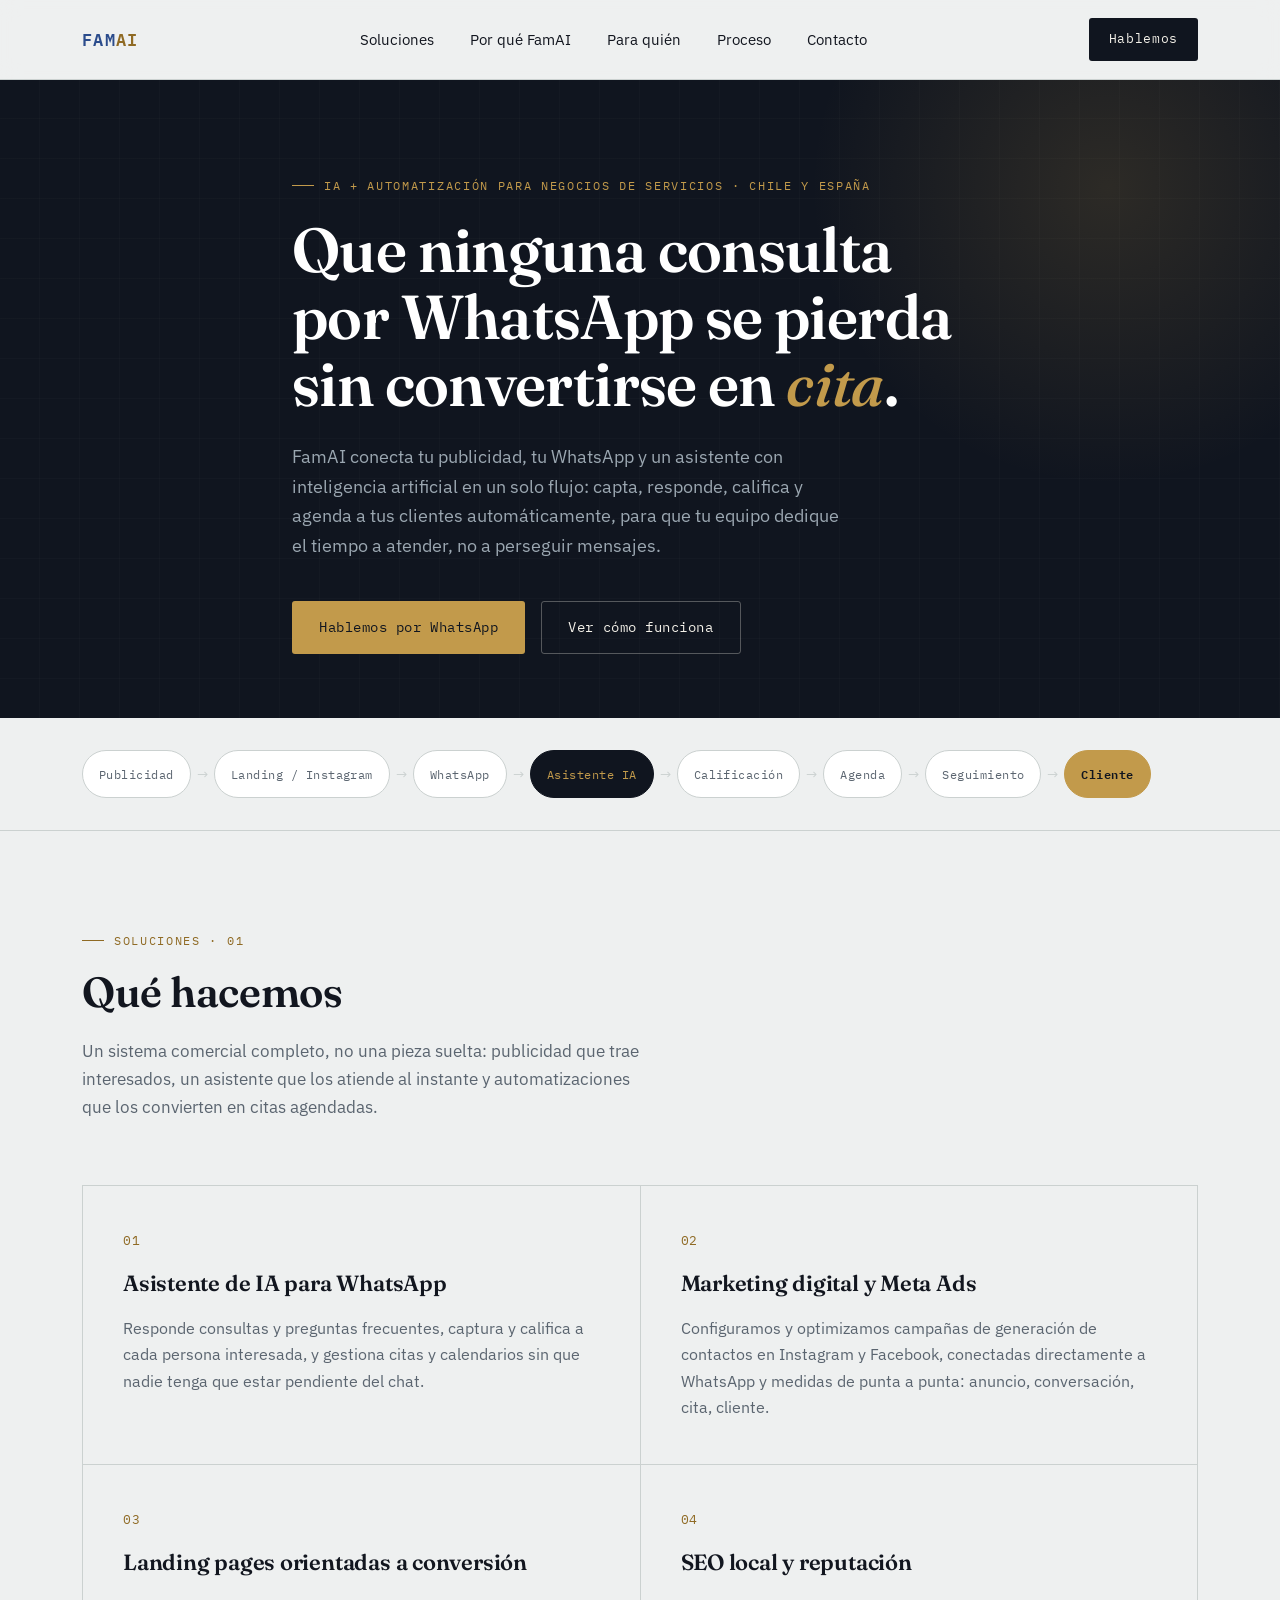
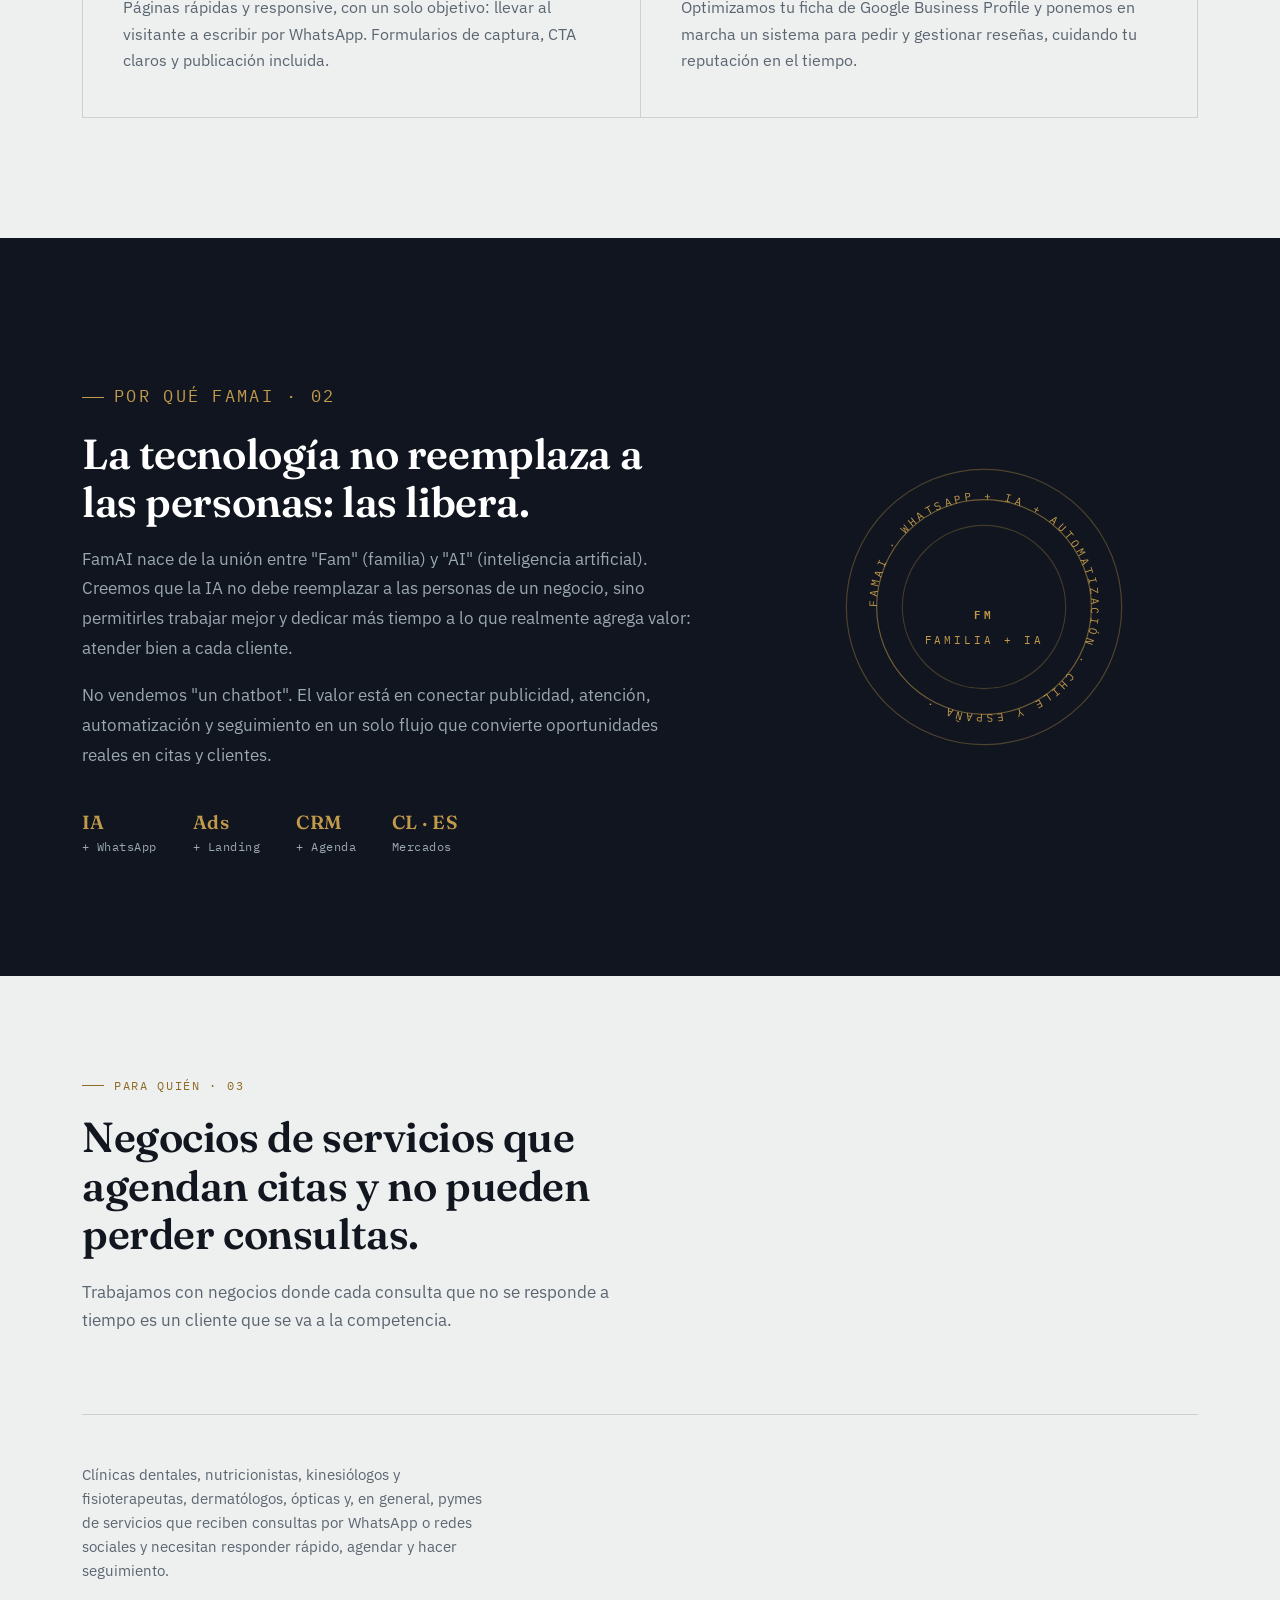
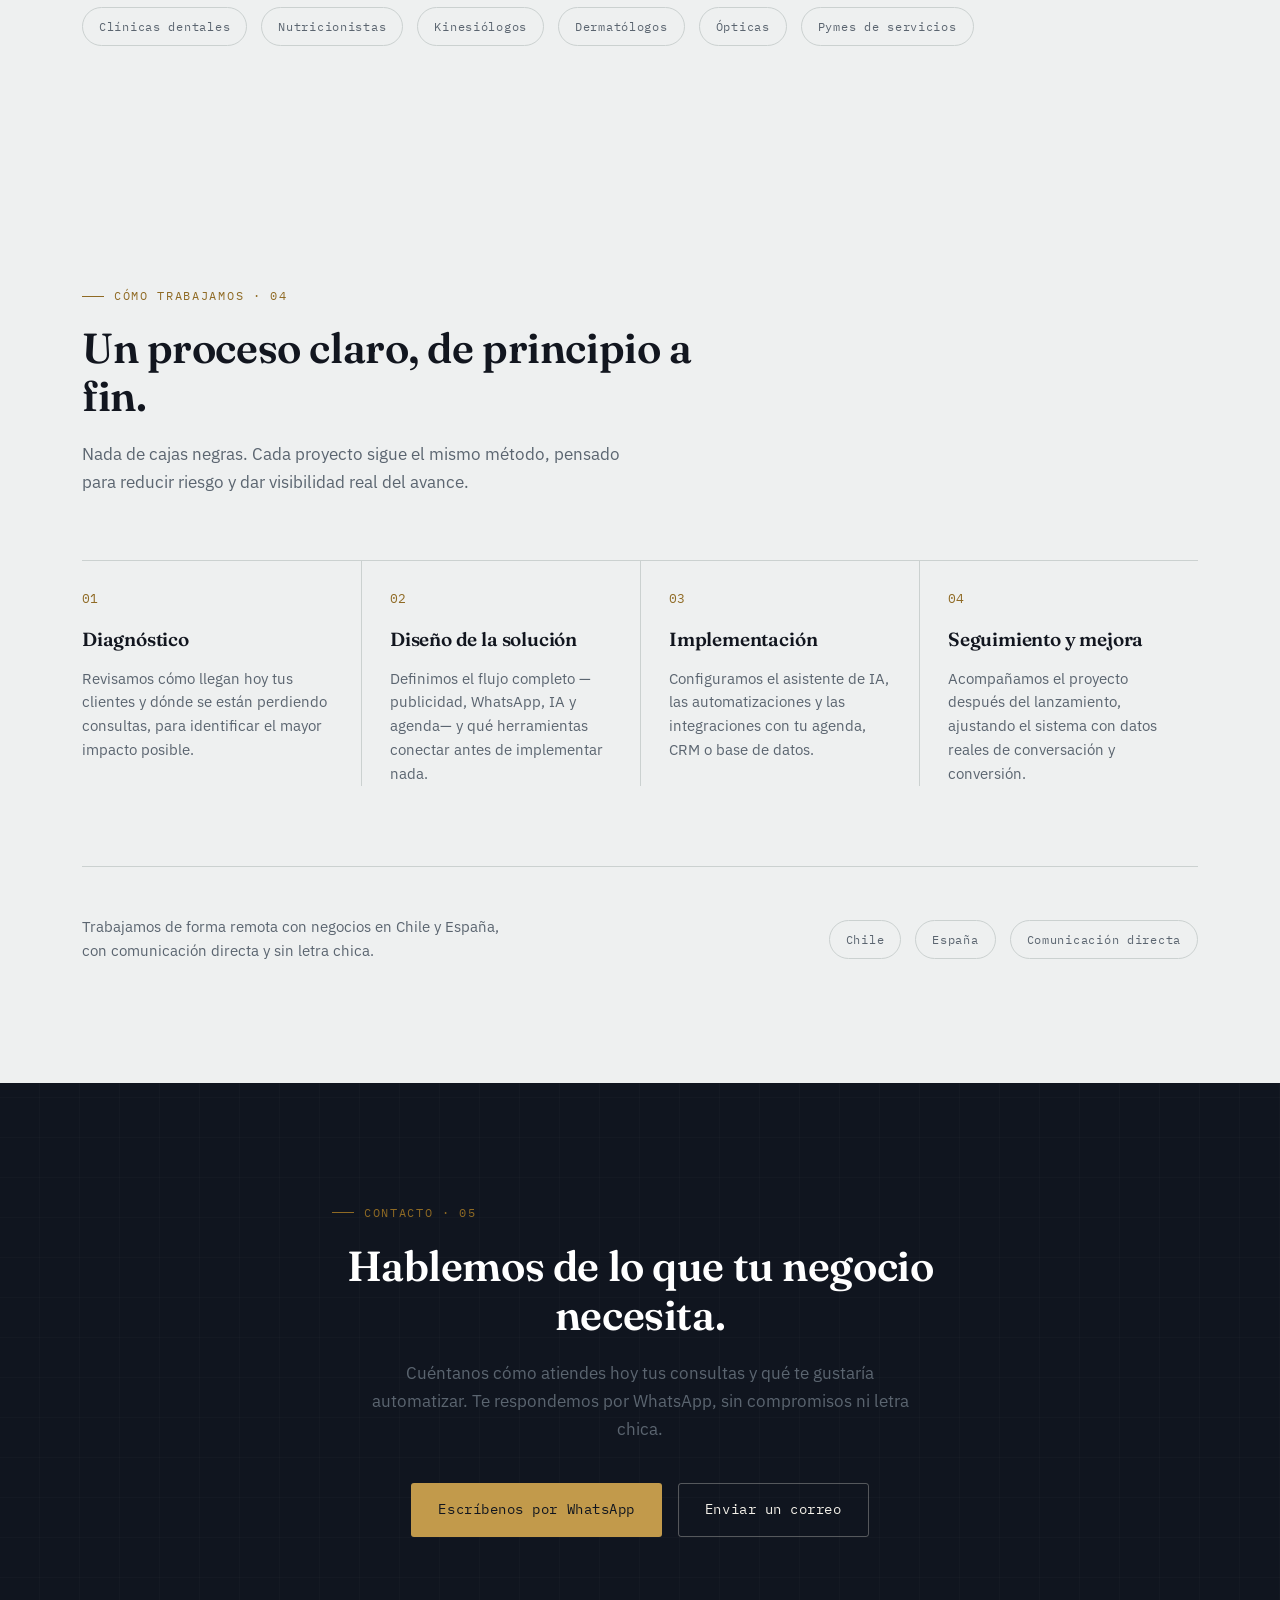
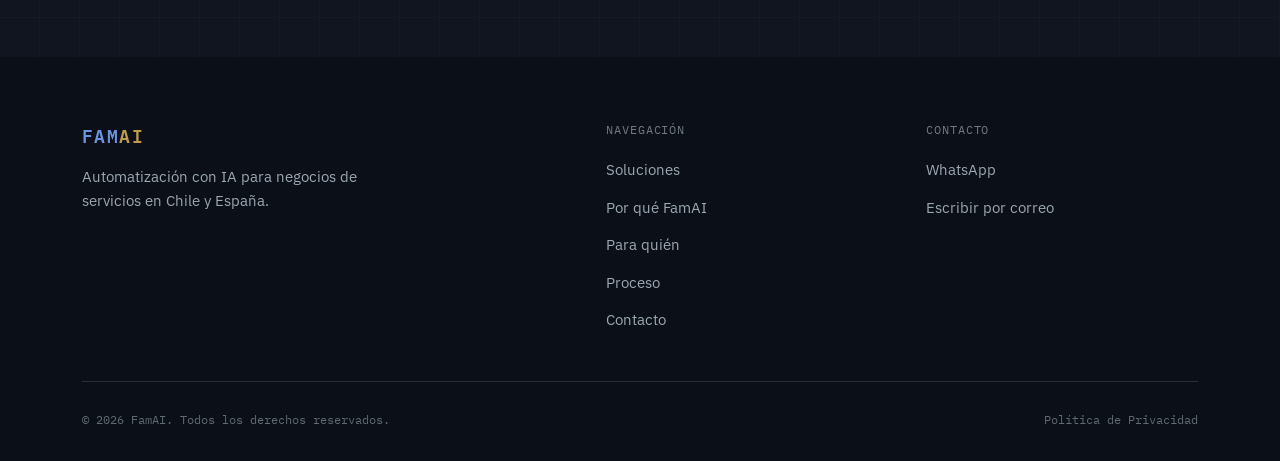
<file: index.html>
<!DOCTYPE html>
<html lang="es">
<head>
<meta charset="UTF-8">
<meta name="viewport" content="width=device-width, initial-scale=1.0">
<title>FamAI — Automatización con IA para negocios de servicios</title>
<meta name="description" content="FamAI conecta publicidad, WhatsApp e IA para que clínicas y negocios de servicios capten, atiendan y agenden más clientes, sin perder ni una consulta.">
<meta name="robots" content="index, follow">
<link rel="canonical" href="https://famaiagency.xyz/">

<!-- Favicon -->
<link rel="icon" href="favicon.ico" sizes="any">
<link rel="icon" type="image/png" sizes="32x32" href="favicon-32x32.png">
<link rel="icon" type="image/png" sizes="16x16" href="favicon-16x16.png">
<link rel="apple-touch-icon" sizes="180x180" href="apple-touch-icon.png">
<meta name="theme-color" content="#10151F">

<!-- Open Graph (WhatsApp, LinkedIn, Facebook, etc.) -->
<meta property="og:type" content="website">
<meta property="og:site_name" content="FamAI">
<meta property="og:locale" content="es_CL">
<meta property="og:url" content="https://famaiagency.xyz/">
<meta property="og:title" content="FamAI — Automatización con IA para negocios de servicios">
<meta property="og:description" content="Asistente de WhatsApp con IA, captación de clientes y agenda automática para clínicas y negocios de servicios en Chile y España.">
<meta property="og:image" content="https://famaiagency.xyz/og-image.png">
<meta property="og:image:width" content="1200">
<meta property="og:image:height" content="630">

<!-- Twitter / X Card -->
<meta name="twitter:card" content="summary_large_image">
<meta name="twitter:title" content="FamAI — Automatización con IA para negocios de servicios">
<meta name="twitter:description" content="Asistente de WhatsApp con IA, captación de clientes y agenda automática para negocios de servicios.">
<meta name="twitter:image" content="https://famaiagency.xyz/og-image.png">

<!-- Structured data -->
<script type="application/ld+json">
{
  "@context": "https://schema.org",
  "@type": "ProfessionalService",
  "name": "FamAI",
  "url": "https://famaiagency.xyz/",
  "logo": "https://famaiagency.xyz/apple-touch-icon.png",
  "image": "https://famaiagency.xyz/og-image.png",
  "description": "FamAI conecta publicidad, WhatsApp e inteligencia artificial para que clínicas y negocios de servicios capten, atiendan y agenden más clientes.",
  "areaServed": ["Chile", "España"],
  "knowsLanguage": "es",
  "contactPoint": {
    "@type": "ContactPoint",
    "contactType": "customer service",
    "url": "https://wa.me/56950022347",
    "availableLanguage": "es"
  }
}
</script>

<link rel="preconnect" href="https://fonts.googleapis.com">
<link rel="preconnect" href="https://fonts.gstatic.com" crossorigin>
<link href="https://fonts.googleapis.com/css2?family=Fraunces:opsz,wght@9..144,400;9..144,500;9..144,600;9..144,700&family=IBM+Plex+Mono:wght@400;500;600&family=IBM+Plex+Sans:wght@400;500;600;700&display=swap" rel="stylesheet">
<link rel="stylesheet" href="styles.css">
</head>
<body>

<a href="#main" class="skip-link">Saltar al contenido</a>

<header class="site-header">
  <nav class="nav" id="nav">
    <a href="#main" class="nav__logo"><span class="logo-fam">FAM</span><span class="logo-ai">AI</span></a>
    <ul class="nav__links">
      <li><a href="#soluciones">Soluciones</a></li>
      <li><a href="#por-que">Por qué FamAI</a></li>
      <li><a href="#mercado">Para quién</a></li>
      <li><a href="#proceso">Proceso</a></li>
      <li><a href="#contacto">Contacto</a></li>
    </ul>
    <div class="nav__right">
      <a href="https://wa.me/56950022347" target="_blank" rel="noopener" class="nav__cta">Hablemos</a>
      <button class="nav__toggle" id="navToggle" aria-label="Abrir menú" aria-expanded="false"><span></span></button>
    </div>
  </nav>
</header>

<main id="main">

  <!-- HERO -->
  <section class="hero">
    <div class="wrap hero__inner">
      <p class="eyebrow">IA + automatización para negocios de servicios · Chile y España</p>
      <h1 class="hero__title">Que ninguna consulta por WhatsApp se pierda sin convertirse en <em>cita</em>.</h1>
      <p class="hero__sub">FamAI conecta tu publicidad, tu WhatsApp y un asistente con inteligencia artificial en un solo flujo: capta, responde, califica y agenda a tus clientes automáticamente, para que tu equipo dedique el tiempo a atender, no a perseguir mensajes.</p>
      <div class="hero__actions">
        <a href="#contacto" class="btn btn--primary">Hablemos por WhatsApp</a>
        <a href="#soluciones" class="btn btn--ghost">Ver cómo funciona</a>
      </div>
    </div>
  </section>

  <!-- FLUJO -->
  <section class="stats">
    <div class="wrap flow">
      <div class="flow__step"><span class="flow__label">Publicidad</span></div>
      <span class="flow__arrow">→</span>
      <div class="flow__step"><span class="flow__label">Landing / Instagram</span></div>
      <span class="flow__arrow">→</span>
      <div class="flow__step"><span class="flow__label">WhatsApp</span></div>
      <span class="flow__arrow">→</span>
      <div class="flow__step flow__step--accent"><span class="flow__label">Asistente IA</span></div>
      <span class="flow__arrow">→</span>
      <div class="flow__step"><span class="flow__label">Calificación</span></div>
      <span class="flow__arrow">→</span>
      <div class="flow__step"><span class="flow__label">Agenda</span></div>
      <span class="flow__arrow">→</span>
      <div class="flow__step"><span class="flow__label">Seguimiento</span></div>
      <span class="flow__arrow">→</span>
      <div class="flow__step flow__step--final"><span class="flow__label">Cliente</span></div>
    </div>
  </section>

  <!-- SERVICIOS -->
  <section class="section section--paper section--tight" id="soluciones">
    <div class="wrap">
      <div class="section__head reveal">
        <p class="eyebrow">Soluciones · 01</p>
        <h2 class="section__title">Qué hacemos</h2>
        <p class="section__intro">Un sistema comercial completo, no una pieza suelta: publicidad que trae interesados, un asistente que los atiende al instante y automatizaciones que los convierten en citas agendadas.</p>
      </div>
    </div>
    <div class="wrap">
      <div class="services__grid reveal">
        <article class="service-card">
          <p class="service-card__num">01</p>
          <h3 class="service-card__title">Asistente de IA para WhatsApp</h3>
          <p class="service-card__text">Responde consultas y preguntas frecuentes, captura y califica a cada persona interesada, y gestiona citas y calendarios sin que nadie tenga que estar pendiente del chat.</p>
        </article>
        <article class="service-card">
          <p class="service-card__num">02</p>
          <h3 class="service-card__title">Marketing digital y Meta Ads</h3>
          <p class="service-card__text">Configuramos y optimizamos campañas de generación de contactos en Instagram y Facebook, conectadas directamente a WhatsApp y medidas de punta a punta: anuncio, conversación, cita, cliente.</p>
        </article>
        <article class="service-card">
          <p class="service-card__num">03</p>
          <h3 class="service-card__title">Landing pages orientadas a conversión</h3>
          <p class="service-card__text">Páginas rápidas y responsive, con un solo objetivo: llevar al visitante a escribir por WhatsApp. Formularios de captura, CTA claros y publicación incluida.</p>
        </article>
        <article class="service-card">
          <p class="service-card__num">04</p>
          <h3 class="service-card__title">SEO local y reputación</h3>
          <p class="service-card__text">Optimizamos tu ficha de Google Business Profile y ponemos en marcha un sistema para pedir y gestionar reseñas, cuidando tu reputación en el tiempo.</p>
        </article>
      </div>
    </div>
  </section>

  <!-- POR QUÉ FAMAI -->
  <section class="section section--ink" id="por-que">
    <div class="wrap trust__grid">
      <div class="trust__text reveal">
        <p class="eyebrow">Por qué FamAI · 02</p>
        <h2 class="section__title">La tecnología no reemplaza a las personas: las libera.</h2>
        <p>FamAI nace de la unión entre "Fam" (familia) y "AI" (inteligencia artificial). Creemos que la IA no debe reemplazar a las personas de un negocio, sino permitirles trabajar mejor y dedicar más tiempo a lo que realmente agrega valor: atender bien a cada cliente.</p>
        <p>No vendemos "un chatbot". El valor está en conectar publicidad, atención, automatización y seguimiento en un solo flujo que convierte oportunidades reales en citas y clientes.</p>
        <div class="trust__mini">
          <div class="trust__mini-item"><b>IA</b>+ WhatsApp</div>
          <div class="trust__mini-item"><b>Ads</b>+ Landing</div>
          <div class="trust__mini-item"><b>CRM</b>+ Agenda</div>
          <div class="trust__mini-item"><b>CL · ES</b>Mercados</div>
        </div>
      </div>
      <div class="seal-wrap reveal">
        <svg class="seal" viewBox="0 0 240 240" xmlns="http://www.w3.org/2000/svg" role="img" aria-label="Sello FamAI, WhatsApp más IA más automatización">
          <defs>
            <path id="sealPath" d="M120,120 m-92,0 a92,92 0 1,1 184,0 a92,92 0 1,1 -184,0" />
          </defs>
          <circle cx="120" cy="120" r="118" fill="none" stroke="rgba(194,154,75,0.35)" stroke-width="1"/>
          <circle cx="120" cy="120" r="92" fill="none" stroke="rgba(194,154,75,0.55)" stroke-width="1"/>
          <circle cx="120" cy="120" r="70" fill="none" stroke="rgba(194,154,75,0.28)" stroke-width="1"/>
          <text>
            <textPath href="#sealPath" startOffset="0%">FAMAI · WHATSAPP + IA + AUTOMATIZACIÓN · CHILE Y ESPAÑA · </textPath>
          </text>
          <g class="seal-center" text-anchor="middle">
            <text x="120" y="130" font-size="34" fill="#F4F1E9" font-weight="600">FM</text>
            <text x="120" y="152" font-size="9" letter-spacing="2" fill="#9BA7B1">FAMILIA + IA</text>
          </g>
        </svg>
      </div>
    </div>
  </section>

  <!-- MERCADO -->
  <section class="section section--paper section--tight" id="mercado">
    <div class="wrap">
      <div class="section__head reveal">
        <p class="eyebrow">Para quién · 03</p>
        <h2 class="section__title">Negocios de servicios que agendan citas y no pueden perder consultas.</h2>
        <p class="section__intro">Trabajamos con negocios donde cada consulta que no se responde a tiempo es un cliente que se va a la competencia.</p>
      </div>
      <div class="reach reveal">
        <p class="reach__note">Clínicas dentales, nutricionistas, kinesiólogos y fisioterapeutas, dermatólogos, ópticas y, en general, pymes de servicios que reciben consultas por WhatsApp o redes sociales y necesitan responder rápido, agendar y hacer seguimiento.</p>
        <div class="reach__tags">
          <span class="reach__tag">Clínicas dentales</span>
          <span class="reach__tag">Nutricionistas</span>
          <span class="reach__tag">Kinesiólogos</span>
          <span class="reach__tag">Dermatólogos</span>
          <span class="reach__tag">Ópticas</span>
          <span class="reach__tag">Pymes de servicios</span>
        </div>
      </div>
    </div>
  </section>

  <!-- PROCESO -->
  <section class="section section--paper" id="proceso">
    <div class="wrap">
      <div class="section__head reveal">
        <p class="eyebrow">Cómo trabajamos · 04</p>
        <h2 class="section__title">Un proceso claro, de principio a fin.</h2>
        <p class="section__intro">Nada de cajas negras. Cada proyecto sigue el mismo método, pensado para reducir riesgo y dar visibilidad real del avance.</p>
      </div>

      <div class="process__list reveal">
        <div class="process-step">
          <p class="process-step__num">01</p>
          <h3 class="process-step__title">Diagnóstico</h3>
          <p class="process-step__text">Revisamos cómo llegan hoy tus clientes y dónde se están perdiendo consultas, para identificar el mayor impacto posible.</p>
        </div>
        <div class="process-step">
          <p class="process-step__num">02</p>
          <h3 class="process-step__title">Diseño de la solución</h3>
          <p class="process-step__text">Definimos el flujo completo —publicidad, WhatsApp, IA y agenda— y qué herramientas conectar antes de implementar nada.</p>
        </div>
        <div class="process-step">
          <p class="process-step__num">03</p>
          <h3 class="process-step__title">Implementación</h3>
          <p class="process-step__text">Configuramos el asistente de IA, las automatizaciones y las integraciones con tu agenda, CRM o base de datos.</p>
        </div>
        <div class="process-step">
          <p class="process-step__num">04</p>
          <h3 class="process-step__title">Seguimiento y mejora</h3>
          <p class="process-step__text">Acompañamos el proyecto después del lanzamiento, ajustando el sistema con datos reales de conversación y conversión.</p>
        </div>
      </div>

      <div class="reach reveal">
        <p class="reach__note">Trabajamos de forma remota con negocios en Chile y España, con comunicación directa y sin letra chica.</p>
        <div class="reach__tags">
          <span class="reach__tag">Chile</span>
          <span class="reach__tag">España</span>
          <span class="reach__tag">Comunicación directa</span>
        </div>
      </div>
    </div>
  </section>

  <!-- CTA FINAL -->
  <section class="section cta-final" id="contacto">
    <div class="wrap cta-final__inner">
      <p class="eyebrow">Contacto · 05</p>
      <h2 class="section__title">Hablemos de lo que tu negocio necesita.</h2>
      <p class="section__intro">Cuéntanos cómo atiendes hoy tus consultas y qué te gustaría automatizar. Te respondemos por WhatsApp, sin compromisos ni letra chica.</p>
      <div class="cta-final__actions">
        <a href="https://wa.me/56950022347" target="_blank" rel="noopener" class="btn btn--primary">Escríbenos por WhatsApp</a>
        <a href="mailto:fcomlopezortiz@gmail.com" class="btn btn--ghost">Enviar un correo</a>
      </div>
    </div>
  </section>

</main>

<footer class="site-footer">
  <div class="wrap">
    <div class="footer__grid">
      <div>
        <p class="footer__logo"><span class="logo-fam">FAM</span><span class="logo-ai">AI</span></p>
        <p class="footer__tag">Automatización con IA para negocios de servicios en Chile y España.</p>
      </div>
      <div class="footer__col">
        <p class="footer__col-title">Navegación</p>
        <ul>
          <li><a href="#soluciones">Soluciones</a></li>
          <li><a href="#por-que">Por qué FamAI</a></li>
          <li><a href="#mercado">Para quién</a></li>
          <li><a href="#proceso">Proceso</a></li>
          <li><a href="#contacto">Contacto</a></li>
        </ul>
      </div>
      <div class="footer__col">
        <p class="footer__col-title">Contacto</p>
        <ul>
          <li><a href="https://wa.me/56950022347" target="_blank" rel="noopener">WhatsApp</a></li>
          <li><a href="mailto:fcomlopezortiz@gmail.com">Escribir por correo</a></li>
        </ul>
      </div>
    </div>
    <div class="footer__bottom">
      <span id="year">© 2026 FamAI. Todos los derechos reservados.</span>
      <a href="privacy-policy.html">Política de Privacidad</a>
    </div>
  </div>
</footer>

<script src="script.js"></script>

</body>
</html>
</file>
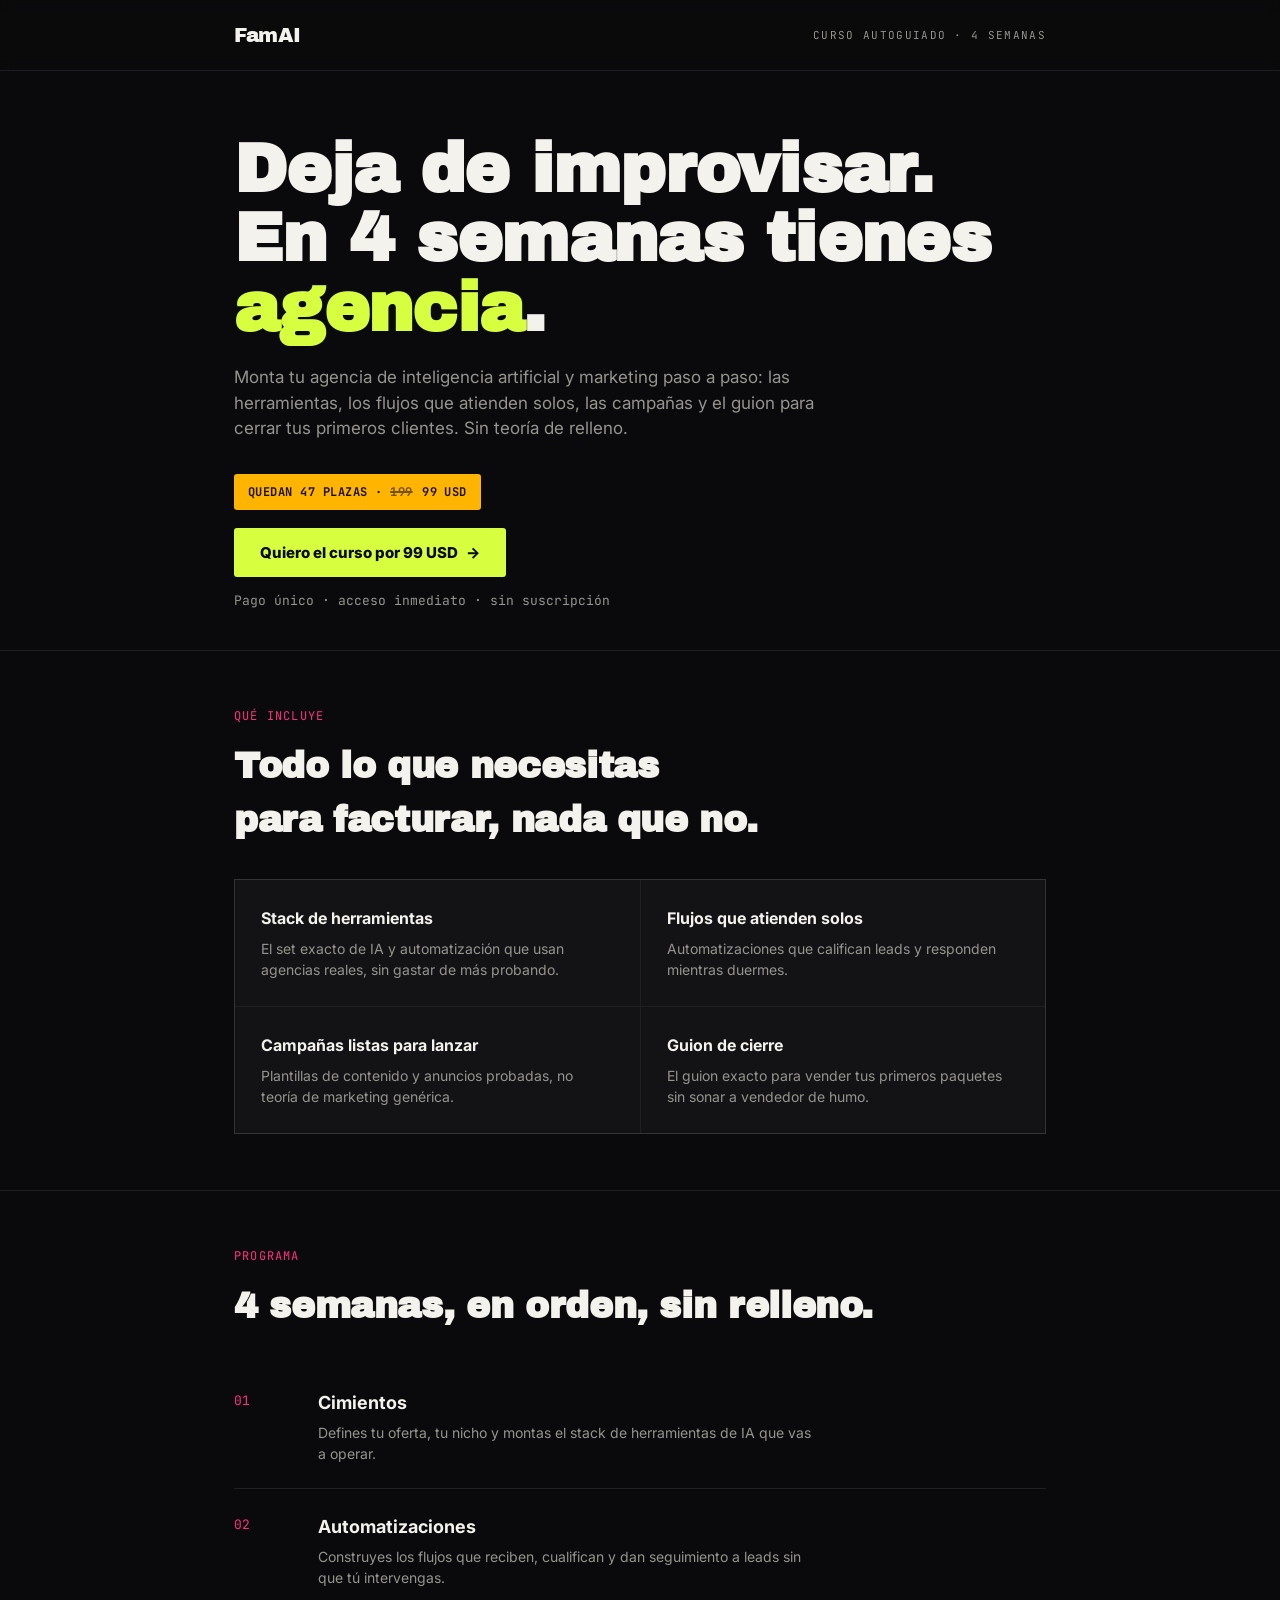
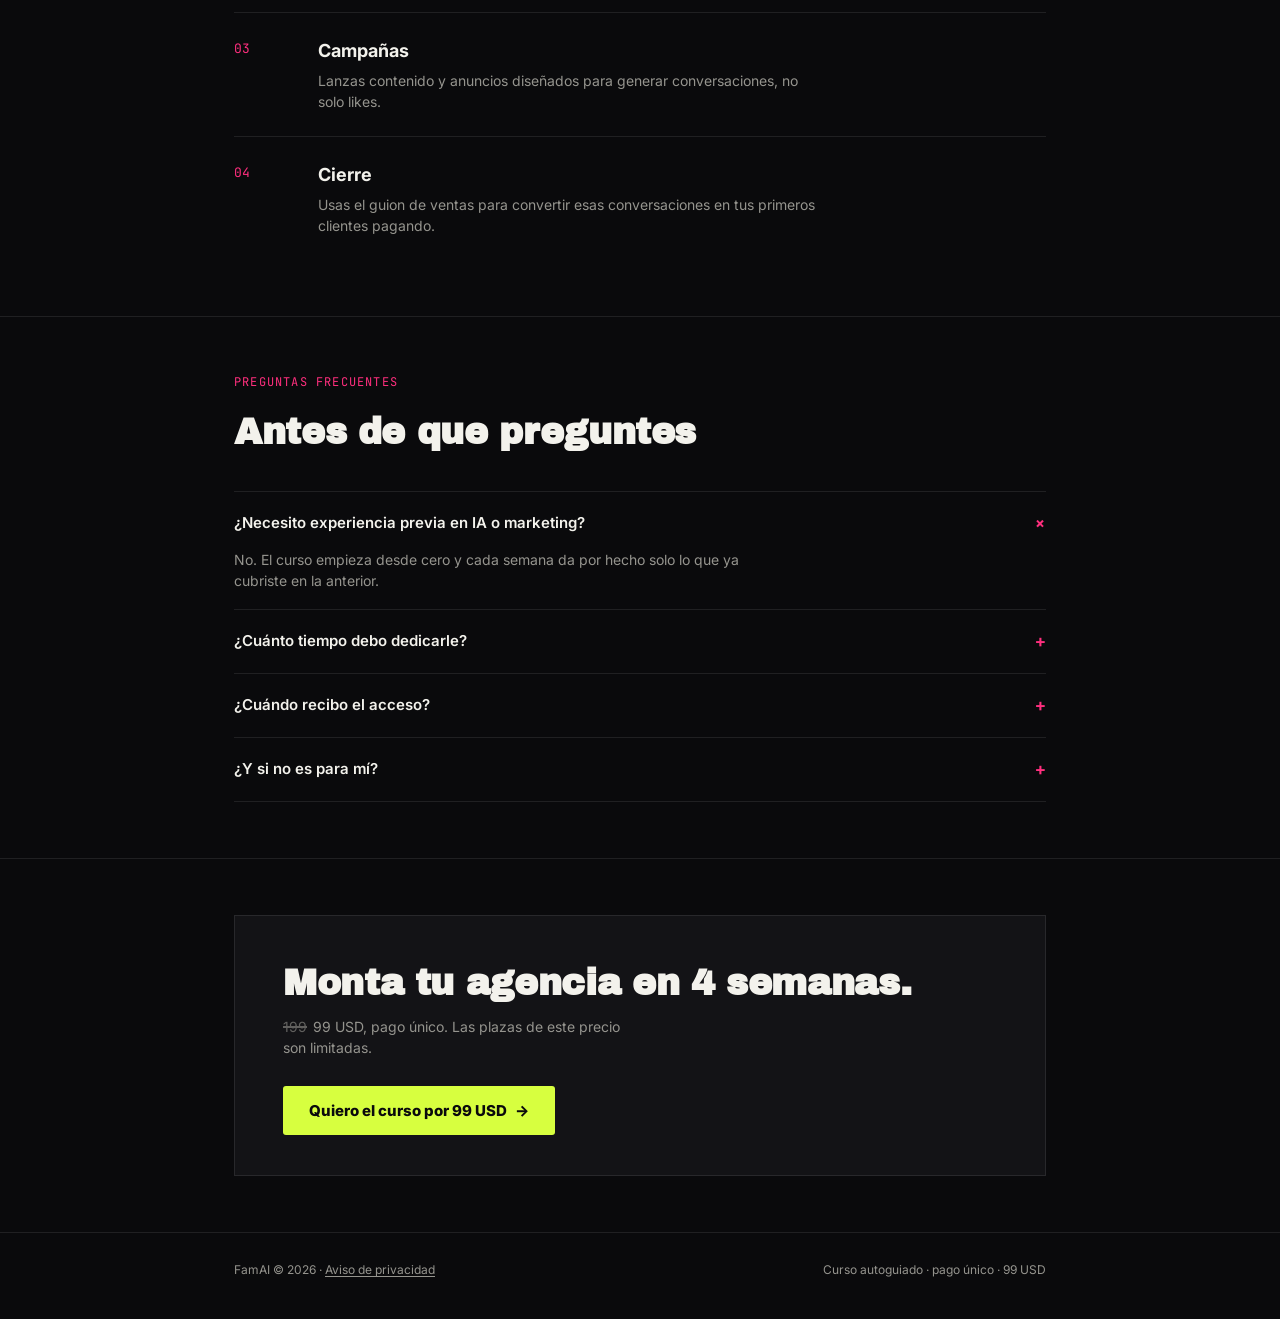
<file: curso.html>
<!DOCTYPE html>
<html lang="es">
<head>
<meta charset="UTF-8">
<meta name="viewport" content="width=device-width, initial-scale=1.0">

<title>FamAI — Monta tu Agencia de IA y Marketing en 4 Semanas</title>
<meta name="description" content="Curso autoguiado de 4 semanas para montar tu agencia de inteligencia artificial y marketing: herramientas, automatizaciones, campañas y el guion para cerrar tus primeros clientes.">
<meta name="robots" content="index, follow">
<link rel="canonical" href="https://famaiagency.xyz/curso.html">

<!-- Favicon -->
<link rel="icon" href="favicon.ico" sizes="any">
<link rel="icon" type="image/png" sizes="32x32" href="favicon-32x32.png">
<link rel="icon" type="image/png" sizes="16x16" href="favicon-16x16.png">
<link rel="apple-touch-icon" sizes="180x180" href="apple-touch-icon.png">
<meta name="theme-color" content="#0a0a0c">

<!-- Open Graph (Facebook, WhatsApp, LinkedIn) -->
<meta property="og:type" content="website">
<meta property="og:site_name" content="FamAI">
<meta property="og:locale" content="es_CL">
<meta property="og:url" content="https://famaiagency.xyz/curso.html">
<meta property="og:title" content="FamAI — Monta tu Agencia de IA y Marketing en 4 Semanas">
<meta property="og:description" content="Herramientas, automatizaciones, campañas y el guion de cierre para montar tu agencia de IA y marketing en 4 semanas. Pago único, acceso inmediato.">
<meta property="og:image" content="https://famaiagency.xyz/og-image.png">
<meta property="og:image:width" content="1200">
<meta property="og:image:height" content="630">

<!-- Twitter / X -->
<meta name="twitter:card" content="summary_large_image">
<meta name="twitter:title" content="FamAI — Monta tu Agencia de IA y Marketing en 4 Semanas">
<meta name="twitter:description" content="Curso autoguiado de 4 semanas: herramientas, automatizaciones, campañas y guion de cierre para tus primeros clientes.">
<meta name="twitter:image" content="https://famaiagency.xyz/og-image.png">

<!-- Datos estructurados: ayuda a Google a entender que esto es un curso con precio -->
<script type="application/ld+json">
{
  "@context": "https://schema.org",
  "@type": "Course",
  "name": "FamAI — Monta tu Agencia de IA y Marketing",
  "description": "Curso autoguiado de 4 semanas para montar una agencia de inteligencia artificial y marketing: herramientas, automatizaciones, campañas y guion de ventas.",
  "provider": {
    "@type": "Organization",
    "name": "FamAI",
    "sameAs": "https://famaiagency.xyz/"
  },
  "offers": {
    "@type": "Offer",
    "category": "Paid",
    "price": "99",
    "priceCurrency": "USD",
    "availability": "https://schema.org/InStock",
    "url": "https://famaiagency.xyz/curso.html"
  },
  "hasCourseInstance": {
    "@type": "CourseInstance",
    "courseMode": "online",
    "courseWorkload": "P4W"
  }
}
</script>

<style>
  @import url('https://fonts.googleapis.com/css2?family=Archivo+Black&family=Inter:wght@400;500;600;700;800&family=JetBrains+Mono:wght@500;700&display=swap');

  :root{
    --bg:#0a0a0c;
    --surface:#131316;
    --surface-2:#1b1b1f;
    --line:rgba(255,255,255,.09);
    --text:#f3f2ec;
    --text-dim:#95948e;
    --pink:#ff2f7e;
    --lime:#d7ff3f;
    --amber:#ffb400;
  }

  *{margin:0;padding:0;box-sizing:border-box;}
  html{color-scheme:dark;}
  body{
    background:var(--bg);
    color:var(--text);
    font-family:'Inter',system-ui,-apple-system,sans-serif;
    line-height:1.5;
    -webkit-font-smoothing:antialiased;
  }
  ::selection{background:var(--pink);color:#0a0a0c;}

  .wrap{max-width:860px;margin:0 auto;padding:0 24px;}

  a{color:inherit;}

  /* ---------- header ---------- */
  header{
    border-bottom:1px solid var(--line);
    position:sticky;top:0;
    background:rgba(10,10,12,.9);
    backdrop-filter:blur(8px);
    z-index:20;
  }
  header .wrap{
    display:flex;align-items:center;justify-content:space-between;
    padding-top:20px;padding-bottom:20px;
  }
  .logo{
    font-family:'Archivo Black',sans-serif;
    font-size:20px;letter-spacing:-.02em;
    text-decoration:none;
  }
  .eyebrow{
    font-family:'JetBrains Mono',monospace;
    font-size:11px;letter-spacing:.12em;text-transform:uppercase;
    color:var(--text-dim);
  }

  /* ---------- hero ---------- */
  .hero{padding:64px 0 40px;}
  h1{
    font-family:'Archivo Black',sans-serif;
    font-size:clamp(40px,7.2vw,68px);
    line-height:1.02;
    letter-spacing:-.01em;
    text-wrap:balance;
  }
  h1 .hl{color:var(--lime);}
  .sub{
    margin-top:22px;max-width:56ch;
    font-size:17px;color:var(--text-dim);
  }

  .price-row{
    margin-top:32px;
    display:flex;flex-wrap:wrap;gap:12px;align-items:center;
  }
  .badge{
    font-family:'JetBrains Mono',monospace;
    font-size:12px;font-weight:700;letter-spacing:.04em;text-transform:uppercase;
    background:var(--amber);color:#1a1200;
    padding:9px 14px;border-radius:3px;
  }
  .was{opacity:.6;text-decoration:line-through;text-decoration-thickness:1.5px;margin-right:2px;}
  .cta-form{display:inline-block;}
  .cta{
    display:inline-flex;align-items:center;gap:8px;
    font-family:'Inter',sans-serif;font-weight:800;font-size:15px;
    background:var(--lime);color:#0a0a0c;
    padding:15px 26px;border-radius:3px;border:none;
    cursor:pointer;text-decoration:none;
    transition:transform .12s ease;
  }
  .cta:hover{transform:translateY(-2px);}
  .cta:active{transform:translateY(0);}
  .cta .arrow{transition:transform .12s ease;}
  .cta:hover .arrow{transform:translateX(3px);}
  .fine{
    margin-top:14px;font-size:13px;color:var(--text-dim);
    font-family:'JetBrains Mono',monospace;
  }

  /* ---------- section shell ---------- */
  section{border-top:1px solid var(--line);padding:56px 0;}
  .kicker{
    font-family:'JetBrains Mono',monospace;
    font-size:12px;letter-spacing:.1em;text-transform:uppercase;
    color:var(--pink);margin-bottom:14px;
  }
  h2{
    font-family:'Archivo Black',sans-serif;
    font-size:clamp(26px,4vw,36px);
    letter-spacing:-.01em;text-wrap:balance;margin-bottom:32px;
  }

  /* ---------- includes grid ---------- */
  .grid{display:grid;grid-template-columns:repeat(2,1fr);gap:1px;background:var(--line);border:1px solid var(--line);}
  .card{background:var(--surface);padding:26px;}
  .card h3{font-size:16px;font-weight:700;margin-bottom:8px;}
  .card p{font-size:14px;color:var(--text-dim);}

  /* ---------- curriculum ---------- */
  .weeks{display:flex;flex-direction:column;}
  .week{
    display:grid;grid-template-columns:64px 1fr;gap:20px;
    padding:24px 0;border-top:1px solid var(--line);
  }
  .week:first-child{border-top:none;}
  .week .n{
    font-family:'JetBrains Mono',monospace;font-size:13px;color:var(--pink);
    padding-top:2px;
  }
  .week h3{font-size:18px;font-weight:700;margin-bottom:6px;}
  .week p{font-size:14px;color:var(--text-dim);max-width:56ch;}

  /* ---------- faq ---------- */
  details{border-top:1px solid var(--line);padding:18px 0;}
  details:last-child{border-bottom:1px solid var(--line);}
  summary{
    cursor:pointer;font-weight:600;font-size:15px;
    list-style:none;display:flex;justify-content:space-between;align-items:center;gap:16px;
  }
  summary::-webkit-details-marker{display:none;}
  summary .plus{font-family:'JetBrains Mono',monospace;color:var(--pink);font-size:18px;flex:none;}
  details[open] summary .plus{transform:rotate(45deg);}
  summary .plus{transition:transform .15s ease;display:inline-block;}
  details p{margin-top:12px;font-size:14px;color:var(--text-dim);max-width:60ch;}

  /* ---------- final cta ---------- */
  .final{text-align:left;}
  .final .box{
    background:var(--surface);border:1px solid var(--line);
    padding:40px clamp(24px,5vw,48px);
    display:flex;flex-wrap:wrap;gap:28px;align-items:center;justify-content:space-between;
  }
  .final h2{margin-bottom:8px;}
  .final .box p{color:var(--text-dim);font-size:14px;max-width:40ch;}

  /* ---------- footer ---------- */
  footer{border-top:1px solid var(--line);padding:28px 0 40px;}
  footer .wrap{display:flex;justify-content:space-between;flex-wrap:wrap;gap:10px;}
  footer p{font-size:12px;color:var(--text-dim);}
  footer a{color:var(--text-dim);text-decoration:underline;text-underline-offset:2px;}

  /* ---------- post-payment states ---------- */
  .state{display:none;padding:96px 0 80px;text-align:left;}
  .state.show{display:block;}
  .state .tag{
    font-family:'JetBrains Mono',monospace;font-size:12px;letter-spacing:.1em;text-transform:uppercase;
    padding:6px 12px;border-radius:3px;display:inline-block;margin-bottom:24px;
  }
  .state.success .tag{background:var(--lime);color:#0a0a0c;}
  .state.sent .tag{background:var(--pink);color:#0a0a0c;}
  .state h1{font-size:clamp(32px,5.5vw,46px);margin-bottom:16px;}
  .state .sub{margin-bottom:32px;}

  .email-form{display:flex;gap:0;max-width:460px;border:1px solid var(--line);background:var(--surface);}
  .email-form input{
    flex:1;background:transparent;border:none;color:var(--text);
    font-family:'Inter',sans-serif;font-size:15px;padding:15px 16px;outline:none;
  }
  .email-form input::placeholder{color:var(--text-dim);}
  .email-form button{
    font-family:'Inter',sans-serif;font-weight:800;font-size:14px;
    background:var(--lime);color:#0a0a0c;border:none;padding:0 22px;cursor:pointer;
    transition:background .12s ease;
  }
  .email-form button:hover{background:#e4ff6e;}
  .state-fine{margin-top:16px;font-size:13px;color:var(--text-dim);font-family:'JetBrains Mono',monospace;}

  @media (max-width:600px){
    .grid{grid-template-columns:1fr;}
    .email-form{flex-direction:column;}
    .email-form button{padding:14px;}
  }
</style>
</head>
<body>

<header>
  <div class="wrap">
    <a class="logo" href="/">FamAI</a>
    <span class="eyebrow">Curso autoguiado · 4 semanas</span>
  </div>
</header>

<!-- ============ LANDING (default) ============ -->
<main id="landing">
  <div class="wrap">
    <section class="hero" style="border-top:none;padding-top:64px;">
      <h1>Deja de improvisar.<br>En 4 semanas tienes <span class="hl">agencia</span>.</h1>
      <p class="sub">Monta tu agencia de inteligencia artificial y marketing paso a paso: las herramientas, los flujos que atienden solos, las campañas y el guion para cerrar tus primeros clientes. Sin teoría de relleno.</p>
      <div class="price-row">
        <span class="badge" id="seats-badge">Quedan 47 plazas · <span class="was">199</span> 99 USD</span>
      </div>
      <div style="margin-top:18px;">
        <form class="cta-form" id="paypal-form-hero" action="https://www.paypal.com/cgi-bin/webscr" method="post">
          <input type="hidden" name="cmd" value="_xclick">
          <input type="hidden" name="business" value="fcomlopezortiz@gmail.com">
          <input type="hidden" name="item_name" value="Curso FamAI — Monta tu Agencia">
          <input type="hidden" name="amount" value="99.00">
          <input type="hidden" name="currency_code" value="USD">
          <input type="hidden" name="no_shipping" value="1">
          <input type="hidden" name="rm" value="2">
          <input type="hidden" name="return" value="">
          <input type="hidden" name="cancel_return" value="">
          <button class="cta" type="submit">Quiero el curso por 99 USD <span class="arrow">→</span></button>
        </form>
      </div>
      <p class="fine">Pago único · acceso inmediato · sin suscripción</p>
    </section>
  </div>

  <section>
    <div class="wrap">
      <p class="kicker">Qué incluye</p>
      <h2>Todo lo que necesitas para facturar, nada que no.</h2>
      <div class="grid">
        <div class="card">
          <h3>Stack de herramientas</h3>
          <p>El set exacto de IA y automatización que usan agencias reales, sin gastar de más probando.</p>
        </div>
        <div class="card">
          <h3>Flujos que atienden solos</h3>
          <p>Automatizaciones que califican leads y responden mientras duermes.</p>
        </div>
        <div class="card">
          <h3>Campañas listas para lanzar</h3>
          <p>Plantillas de contenido y anuncios probadas, no teoría de marketing genérica.</p>
        </div>
        <div class="card">
          <h3>Guion de cierre</h3>
          <p>El guion exacto para vender tus primeros paquetes sin sonar a vendedor de humo.</p>
        </div>
      </div>
    </div>
  </section>

  <section>
    <div class="wrap">
      <p class="kicker">Programa</p>
      <h2>4 semanas, en orden, sin relleno.</h2>
      <div class="weeks">
        <div class="week">
          <span class="n">01</span>
          <div>
            <h3>Cimientos</h3>
            <p>Defines tu oferta, tu nicho y montas el stack de herramientas de IA que vas a operar.</p>
          </div>
        </div>
        <div class="week">
          <span class="n">02</span>
          <div>
            <h3>Automatizaciones</h3>
            <p>Construyes los flujos que reciben, cualifican y dan seguimiento a leads sin que tú intervengas.</p>
          </div>
        </div>
        <div class="week">
          <span class="n">03</span>
          <div>
            <h3>Campañas</h3>
            <p>Lanzas contenido y anuncios diseñados para generar conversaciones, no solo likes.</p>
          </div>
        </div>
        <div class="week">
          <span class="n">04</span>
          <div>
            <h3>Cierre</h3>
            <p>Usas el guion de ventas para convertir esas conversaciones en tus primeros clientes pagando.</p>
          </div>
        </div>
      </div>
    </div>
  </section>

  <section>
    <div class="wrap">
      <p class="kicker">Preguntas frecuentes</p>
      <h2>Antes de que preguntes</h2>

      <details open>
        <summary>¿Necesito experiencia previa en IA o marketing? <span class="plus">+</span></summary>
        <p>No. El curso empieza desde cero y cada semana da por hecho solo lo que ya cubriste en la anterior.</p>
      </details>
      <details>
        <summary>¿Cuánto tiempo debo dedicarle? <span class="plus">+</span></summary>
        <p>Con 4-6 horas por semana avanzas cómodo. Es autoguiado, así que puedes ir más rápido o más lento.</p>
      </details>
      <details>
        <summary>¿Cuándo recibo el acceso? <span class="plus">+</span></summary>
        <p>En cuanto confirmes el pago te pedimos tu correo en esta misma página y te enviamos el enlace del curso ahí.</p>
      </details>
      <details>
        <summary>¿Y si no es para mí? <span class="plus">+</span></summary>
        <p>Escríbenos dentro de los primeros 7 días y te devolvemos el pago completo.</p>
      </details>
    </div>
  </section>

  <section class="final">
    <div class="wrap">
      <div class="box">
        <div>
          <h2 style="margin-bottom:6px;">Monta tu agencia en 4 semanas.</h2>
          <p><span class="was">199</span> 99 USD, pago único. Las plazas de este precio son limitadas.</p>
        </div>
        <form class="cta-form" id="paypal-form-final" action="https://www.paypal.com/cgi-bin/webscr" method="post">
          <input type="hidden" name="cmd" value="_xclick">
          <input type="hidden" name="business" value="fcomlopezortiz@gmail.com">
          <input type="hidden" name="item_name" value="Curso FamAI — Monta tu Agencia">
          <input type="hidden" name="amount" value="99.00">
          <input type="hidden" name="currency_code" value="USD">
          <input type="hidden" name="no_shipping" value="1">
          <input type="hidden" name="rm" value="2">
          <input type="hidden" name="return" value="">
          <input type="hidden" name="cancel_return" value="">
          <button class="cta" type="submit">Quiero el curso por 99 USD <span class="arrow">→</span></button>
        </form>
      </div>
    </div>
  </section>
</main>

<!-- ============ STATE: payment confirmed, ask for email ============ -->
<main id="state-success" class="state success">
  <div class="wrap">
    <span class="tag">Pago confirmado</span>
    <h1>Ya casi. Déjanos tu correo.</h1>
    <p class="sub">Te enviamos el enlace de acceso al curso a esta dirección en las próximas horas.</p>

    <form class="email-form" id="email-form" action="https://formspree.io/f/mljewgqd" method="POST">
      <input type="email" name="email" id="email-input" placeholder="tu@correo.com" required>
      <input type="hidden" name="_subject" value="Nuevo comprador — Curso FamAI">
      <button type="submit">Enviar</button>
    </form>
    <p class="state-fine">Solo lo usamos para mandarte el acceso al curso.</p>
  </div>
</main>

<!-- ============ STATE: email captured ============ -->
<main id="state-sent" class="state sent">
  <div class="wrap">
    <span class="tag">Correo recibido</span>
    <h1>Listo. Revisa tu correo pronto.</h1>
    <p class="sub">Guardamos tu dirección y te enviaremos el enlace de acceso al curso manualmente en las próximas horas. Si en un día no ha llegado, escríbenos.</p>
  </div>
</main>

<footer>
  <div class="wrap">
    <p>FamAI © 2026 · <a href="/privacy-policy.html">Aviso de privacidad</a></p>
    <p>Curso autoguiado · pago único · 99 USD</p>
  </div>
</footer>

<script>
(function(){
  var SUCCESS_RETURN_URL = window.location.origin + window.location.pathname;
  var returnUrl = SUCCESS_RETURN_URL + "?paid=true";
  var cancelUrl = SUCCESS_RETURN_URL;

  // Point both PayPal buttons back to this page after payment. This only
  // auto-redirects if "Auto Return" is turned on in the PayPal account's
  // Website Payment Preferences, with this same URL registered there —
  // otherwise PayPal shows its own page with a manual "Return to Merchant" link.
  ['paypal-form-hero', 'paypal-form-final'].forEach(function(id){
    var form = document.getElementById(id);
    form.querySelector('input[name="return"]').value = returnUrl;
    form.querySelector('input[name="cancel_return"]').value = cancelUrl;
  });

  var params = new URLSearchParams(window.location.search);
  var landing = document.getElementById('landing');
  var success = document.getElementById('state-success');
  var sent = document.getElementById('state-sent');

  if (params.get('sent') === 'true') {
    landing.style.display = 'none';
    sent.classList.add('show');
  } else if (params.get('paid') === 'true') {
    landing.style.display = 'none';
    success.classList.add('show');
    var form = document.getElementById('email-form');
    var nextUrl = SUCCESS_RETURN_URL + "?sent=true";
    var nextField = document.createElement('input');
    nextField.type = 'hidden';
    nextField.name = '_next';
    nextField.value = nextUrl;
    form.appendChild(nextField);
  }
})();
</script>
</body>
</html>
</file>
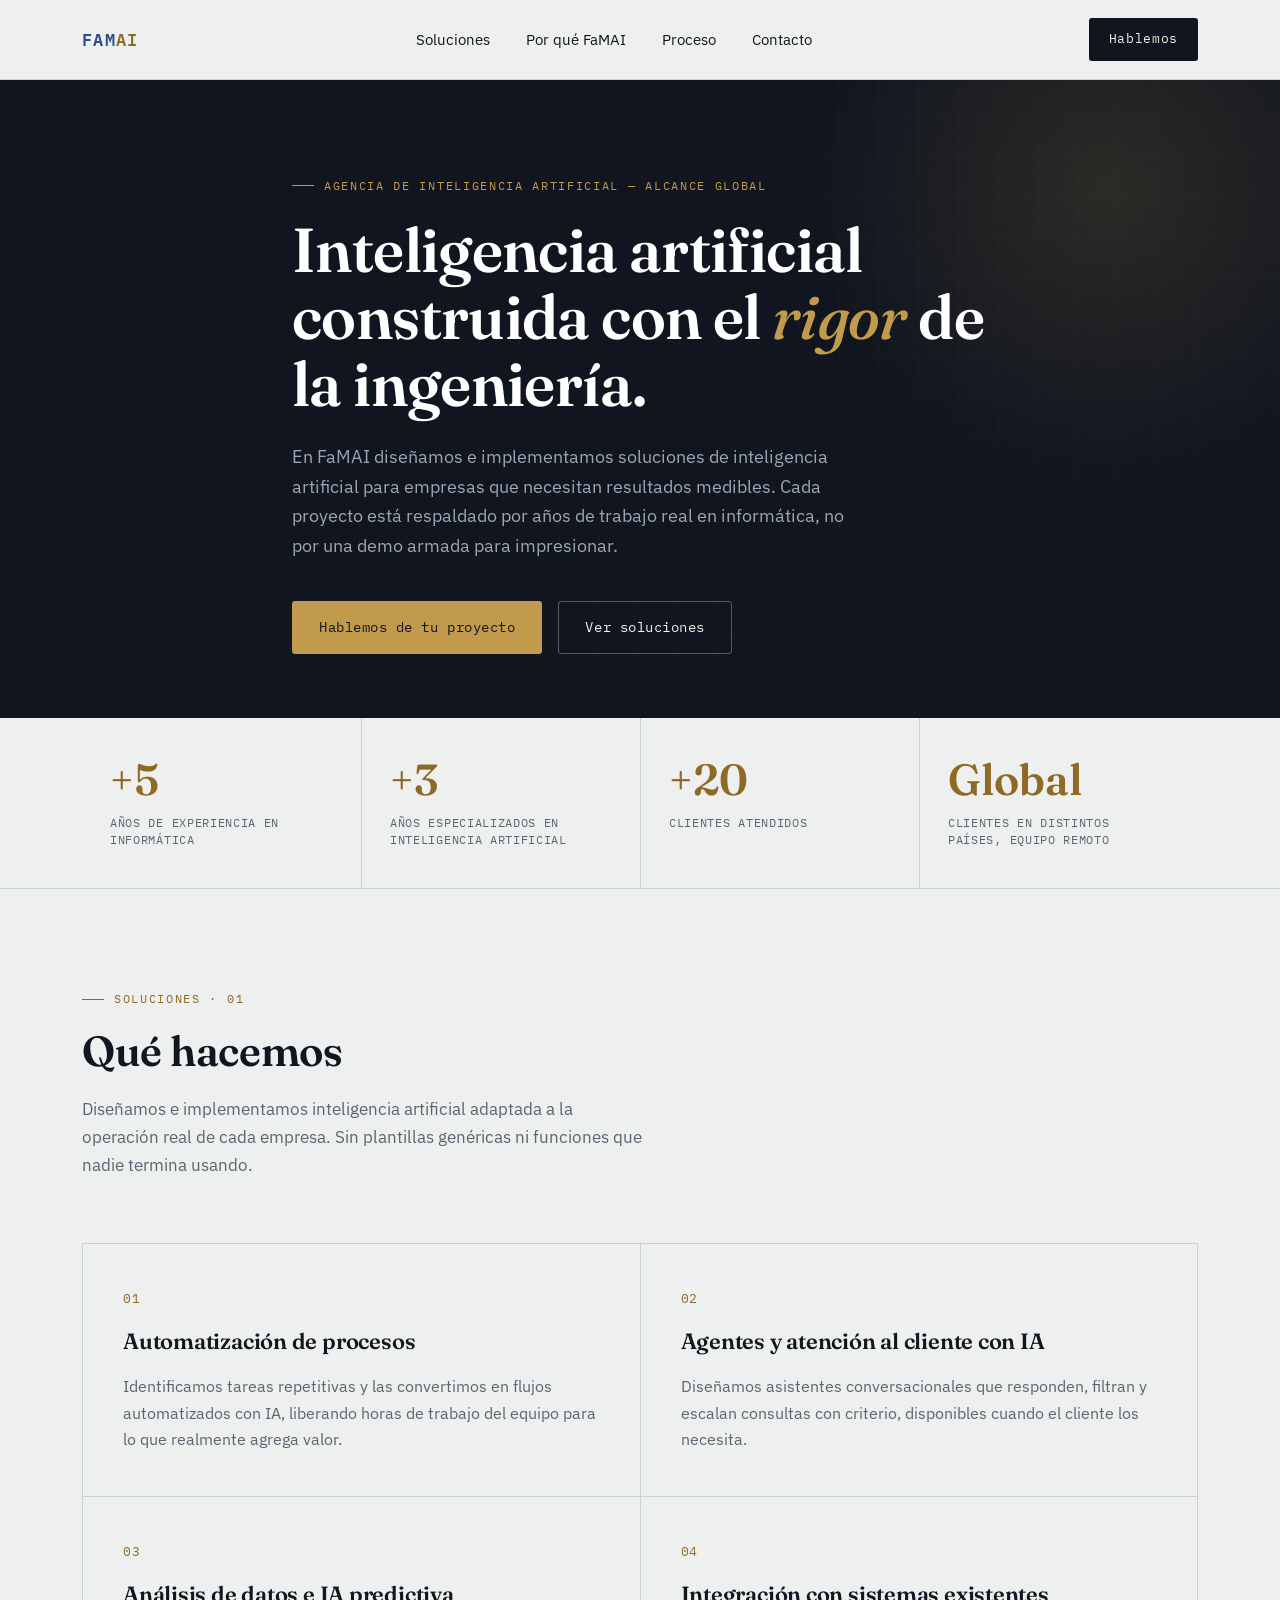
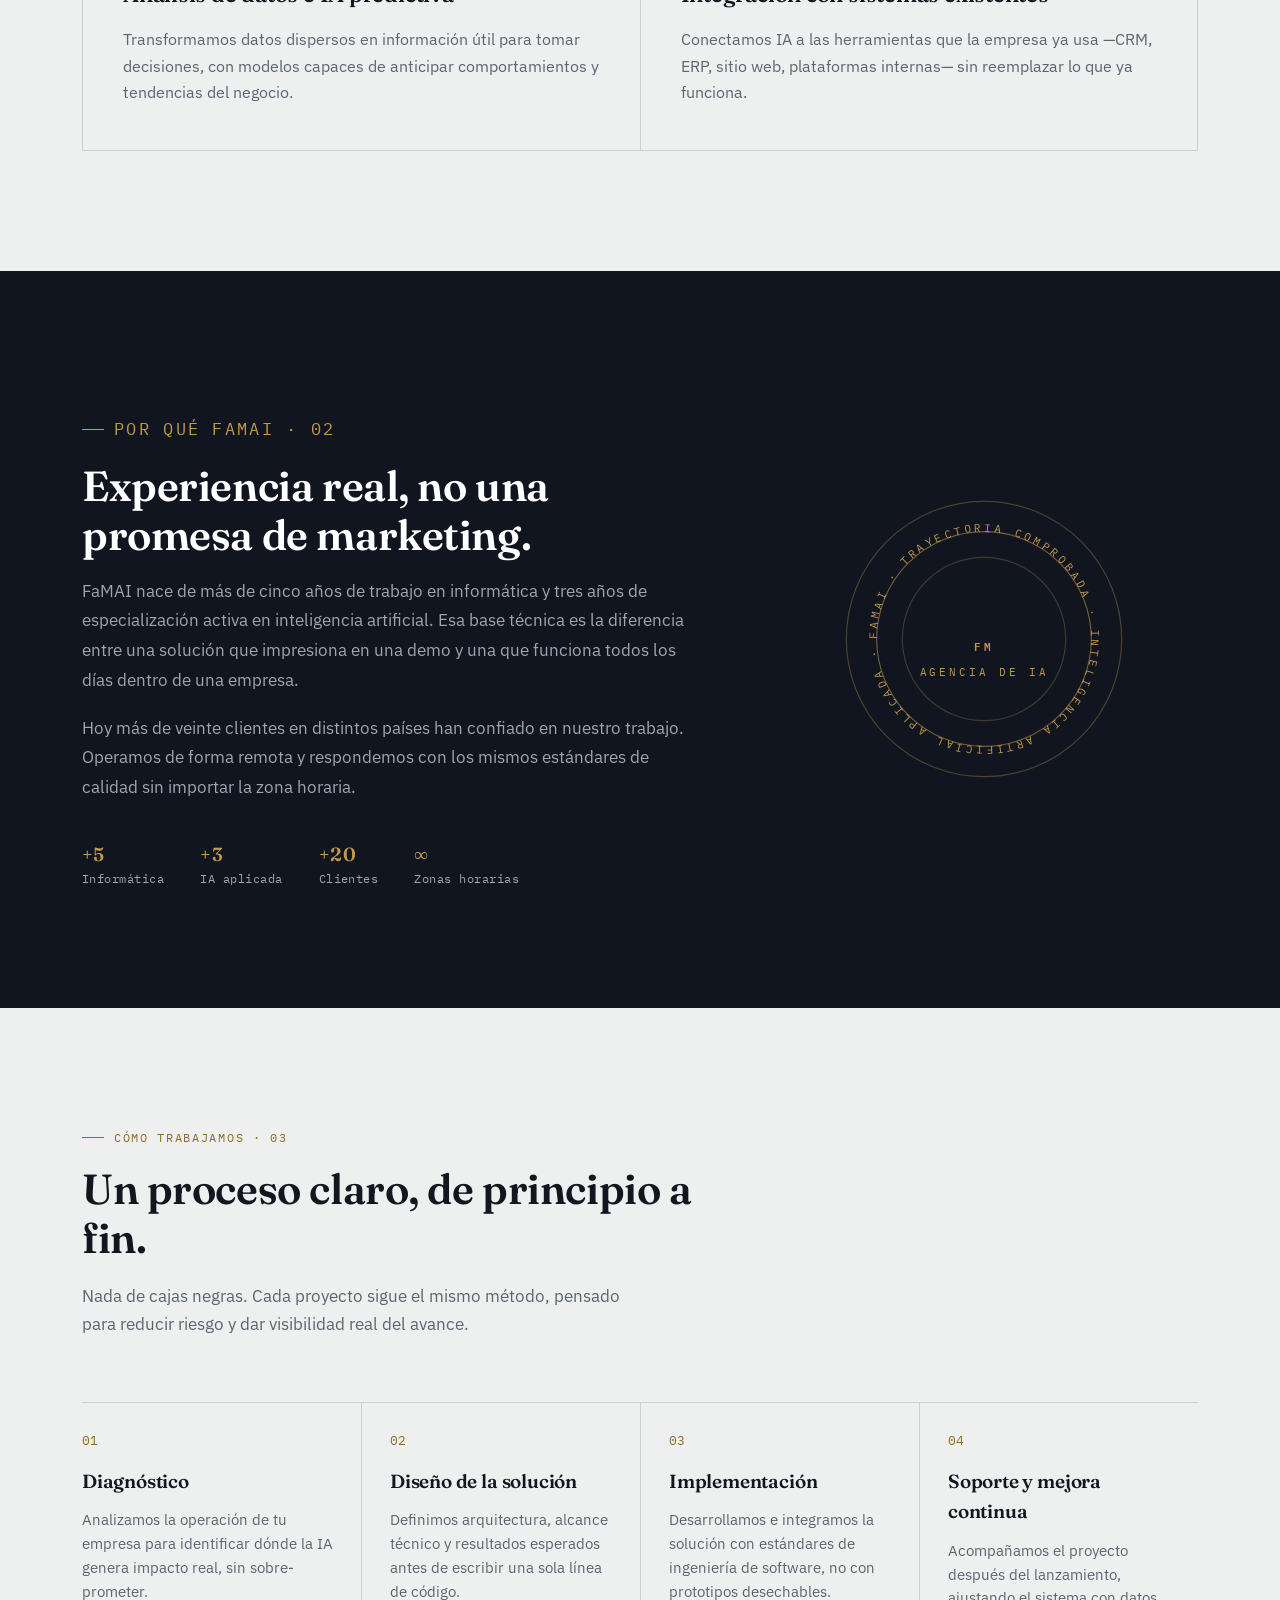
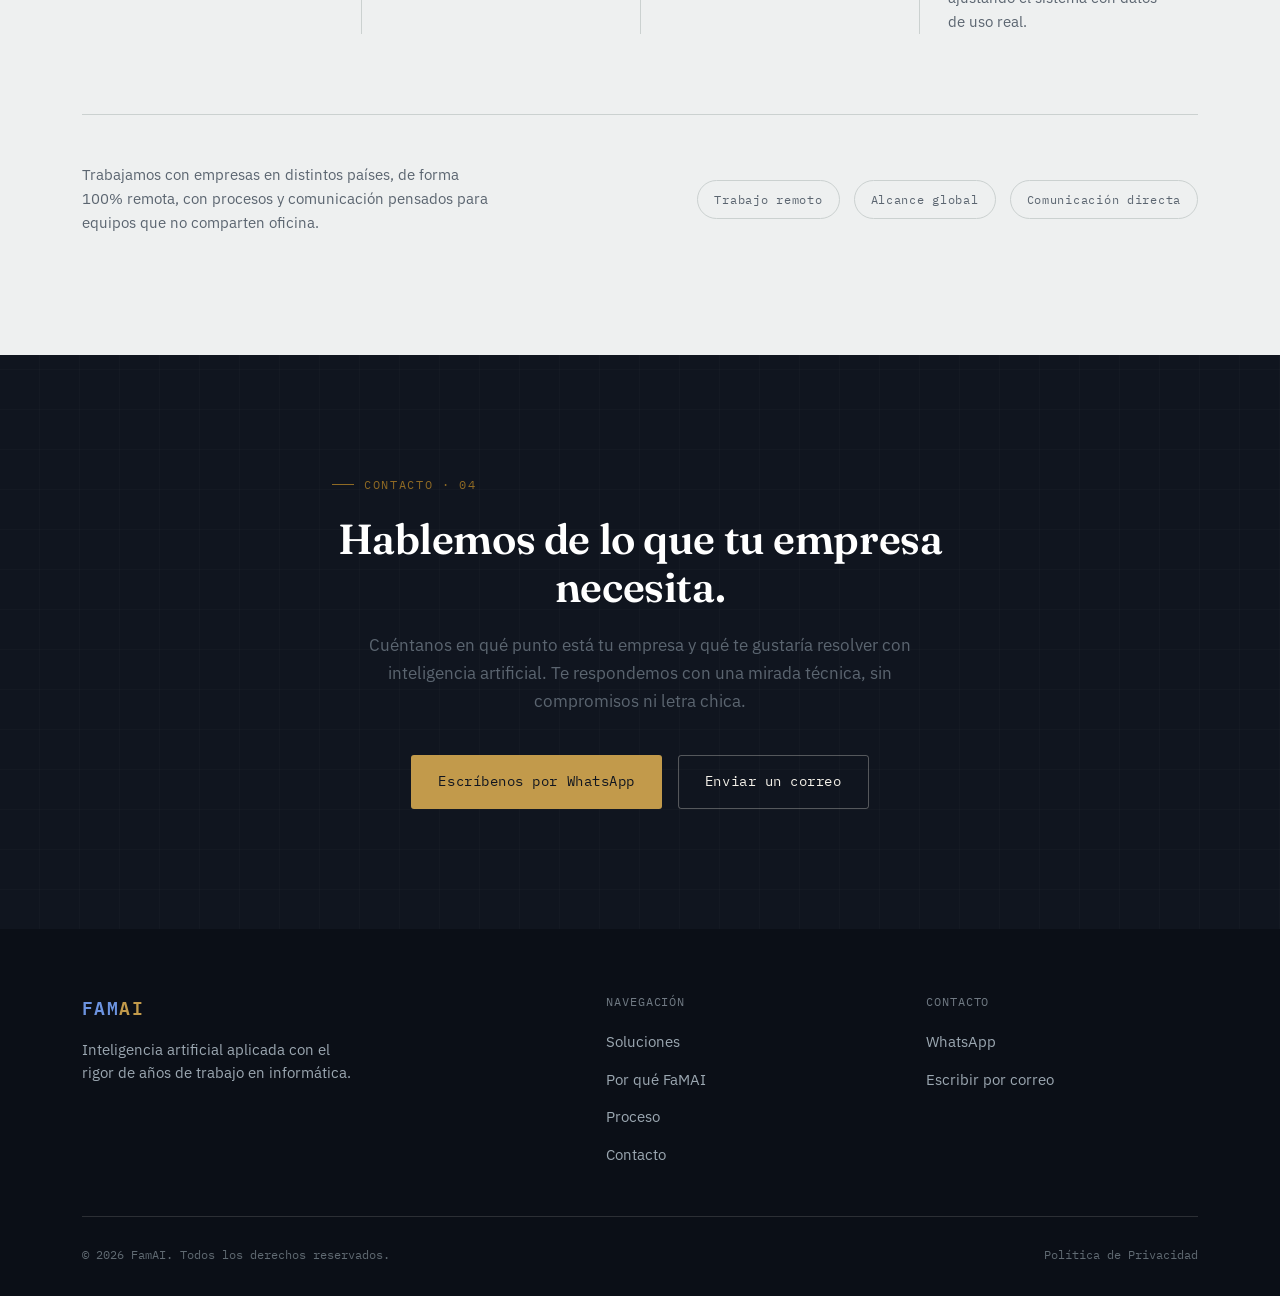
<file: famai-landing.html>
<!DOCTYPE html>
<html lang="es">
<head>
<meta charset="UTF-8">
<meta name="viewport" content="width=device-width, initial-scale=1.0">
<title>FaMAI — Agencia de Inteligencia Artificial</title>
<meta name="description" content="FaMAI: agencia de inteligencia artificial. +5 años en informática, +3 años especializados en IA, +20 clientes en distintos países. Soluciones de IA aplicadas con rigor de ingeniería.">

<!-- Favicon -->
<link rel="icon" href="favicon.ico" sizes="any">
<link rel="icon" type="image/png" sizes="32x32" href="favicon-32x32.png">
<link rel="icon" type="image/png" sizes="16x16" href="favicon-16x16.png">
<link rel="apple-touch-icon" sizes="180x180" href="apple-touch-icon.png">
<meta name="theme-color" content="#10151F">

<!-- Open Graph (WhatsApp, LinkedIn, Facebook, etc.) -->
<meta property="og:type" content="website">
<meta property="og:site_name" content="FaMAI">
<meta property="og:locale" content="es_CL">
<meta property="og:title" content="FaMAI — Agencia de Inteligencia Artificial">
<meta property="og:description" content="Soluciones de inteligencia artificial aplicadas con el rigor de la ingeniería. +5 años en informática, +3 años especializados en IA, +20 clientes en distintos países.">
<meta property="og:image" content="og-image.png">
<meta property="og:image:width" content="1200">
<meta property="og:image:height" content="630">

<!-- Twitter / X Card -->
<meta name="twitter:card" content="summary_large_image">
<meta name="twitter:title" content="FaMAI — Agencia de Inteligencia Artificial">
<meta name="twitter:description" content="Soluciones de inteligencia artificial aplicadas con el rigor de la ingeniería.">
<meta name="twitter:image" content="og-image.png">

<link rel="preconnect" href="https://fonts.googleapis.com">
<link rel="preconnect" href="https://fonts.gstatic.com" crossorigin>
<link href="https://fonts.googleapis.com/css2?family=Fraunces:opsz,wght@9..144,400;9..144,500;9..144,600;9..144,700&family=IBM+Plex+Mono:wght@400;500;600&family=IBM+Plex+Sans:wght@400;500;600;700&display=swap" rel="stylesheet">
<link rel="stylesheet" href="styles.css">
</head>
<body>

<a href="#main" class="skip-link">Saltar al contenido</a>

<header class="site-header">
  <nav class="nav" id="nav">
    <a href="#main" class="nav__logo"><span class="logo-fam">FAM</span><span class="logo-ai">AI</span></a>
    <ul class="nav__links">
      <li><a href="#soluciones">Soluciones</a></li>
      <li><a href="#por-que">Por qué FaMAI</a></li>
      <li><a href="#proceso">Proceso</a></li>
      <li><a href="#contacto">Contacto</a></li>
    </ul>
    <div class="nav__right">
      <a href="https://wa.me/56950022347" target="_blank" rel="noopener" class="nav__cta">Hablemos</a>
      <button class="nav__toggle" id="navToggle" aria-label="Abrir menú" aria-expanded="false"><span></span></button>
    </div>
  </nav>
</header>

<main id="main">

  <!-- HERO -->
  <section class="hero">
    <div class="wrap hero__inner">
      <p class="eyebrow">Agencia de inteligencia artificial — alcance global</p>
      <h1 class="hero__title">Inteligencia artificial construida con el <em>rigor</em> de la ingeniería.</h1>
      <p class="hero__sub">En FaMAI diseñamos e implementamos soluciones de inteligencia artificial para empresas que necesitan resultados medibles. Cada proyecto está respaldado por años de trabajo real en informática, no por una demo armada para impresionar.</p>
      <div class="hero__actions">
        <a href="#contacto" class="btn btn--primary">Hablemos de tu proyecto</a>
        <a href="#soluciones" class="btn btn--ghost">Ver soluciones</a>
      </div>
    </div>
  </section>

  <!-- STATS LEDGER -->
  <section class="stats">
    <div class="wrap stats__grid">
      <div class="stat">
        <span class="stat__value">+5</span>
        <span class="stat__label">Años de experiencia en informática</span>
      </div>
      <div class="stat">
        <span class="stat__value">+3</span>
        <span class="stat__label">Años especializados en inteligencia artificial</span>
      </div>
      <div class="stat">
        <span class="stat__value">+20</span>
        <span class="stat__label">Clientes atendidos</span>
      </div>
      <div class="stat">
        <span class="stat__value">Global</span>
        <span class="stat__label">Clientes en distintos países, equipo remoto</span>
      </div>
    </div>
  </section>

  <!-- SERVICIOS -->
  <section class="section section--paper section--tight" id="soluciones">
    <div class="wrap">
      <div class="section__head reveal">
        <p class="eyebrow">Soluciones · 01</p>
        <h2 class="section__title">Qué hacemos</h2>
        <p class="section__intro">Diseñamos e implementamos inteligencia artificial adaptada a la operación real de cada empresa. Sin plantillas genéricas ni funciones que nadie termina usando.</p>
      </div>
    </div>
    <div class="wrap">
      <div class="services__grid reveal">
        <article class="service-card">
          <p class="service-card__num">01</p>
          <h3 class="service-card__title">Automatización de procesos</h3>
          <p class="service-card__text">Identificamos tareas repetitivas y las convertimos en flujos automatizados con IA, liberando horas de trabajo del equipo para lo que realmente agrega valor.</p>
        </article>
        <article class="service-card">
          <p class="service-card__num">02</p>
          <h3 class="service-card__title">Agentes y atención al cliente con IA</h3>
          <p class="service-card__text">Diseñamos asistentes conversacionales que responden, filtran y escalan consultas con criterio, disponibles cuando el cliente los necesita.</p>
        </article>
        <article class="service-card">
          <p class="service-card__num">03</p>
          <h3 class="service-card__title">Análisis de datos e IA predictiva</h3>
          <p class="service-card__text">Transformamos datos dispersos en información útil para tomar decisiones, con modelos capaces de anticipar comportamientos y tendencias del negocio.</p>
        </article>
        <article class="service-card">
          <p class="service-card__num">04</p>
          <h3 class="service-card__title">Integración con sistemas existentes</h3>
          <p class="service-card__text">Conectamos IA a las herramientas que la empresa ya usa —CRM, ERP, sitio web, plataformas internas— sin reemplazar lo que ya funciona.</p>
        </article>
      </div>
    </div>
  </section>

  <!-- POR QUÉ FAMAI -->
  <section class="section section--ink" id="por-que">
    <div class="wrap trust__grid">
      <div class="trust__text reveal">
        <p class="eyebrow">Por qué FaMAI · 02</p>
        <h2 class="section__title">Experiencia real, no una promesa de marketing.</h2>
        <p>FaMAI nace de más de cinco años de trabajo en informática y tres años de especialización activa en inteligencia artificial. Esa base técnica es la diferencia entre una solución que impresiona en una demo y una que funciona todos los días dentro de una empresa.</p>
        <p>Hoy más de veinte clientes en distintos países han confiado en nuestro trabajo. Operamos de forma remota y respondemos con los mismos estándares de calidad sin importar la zona horaria.</p>
        <div class="trust__mini">
          <div class="trust__mini-item"><b>+5</b>Informática</div>
          <div class="trust__mini-item"><b>+3</b>IA aplicada</div>
          <div class="trust__mini-item"><b>+20</b>Clientes</div>
          <div class="trust__mini-item"><b>∞</b>Zonas horarias</div>
        </div>
      </div>
      <div class="seal-wrap reveal">
        <svg class="seal" viewBox="0 0 240 240" xmlns="http://www.w3.org/2000/svg" role="img" aria-label="Sello FaMAI, trayectoria comprobada">
          <defs>
            <path id="sealPath" d="M120,120 m-92,0 a92,92 0 1,1 184,0 a92,92 0 1,1 -184,0" />
          </defs>
          <circle cx="120" cy="120" r="118" fill="none" stroke="rgba(194,154,75,0.35)" stroke-width="1"/>
          <circle cx="120" cy="120" r="92" fill="none" stroke="rgba(194,154,75,0.55)" stroke-width="1"/>
          <circle cx="120" cy="120" r="70" fill="none" stroke="rgba(194,154,75,0.28)" stroke-width="1"/>
          <text>
            <textPath href="#sealPath" startOffset="0%">FAMAI · TRAYECTORIA COMPROBADA · INTELIGENCIA ARTIFICIAL APLICADA · </textPath>
          </text>
          <g class="seal-center" text-anchor="middle">
            <text x="120" y="130" font-size="34" fill="#F4F1E9" font-weight="600">FM</text>
            <text x="120" y="152" font-size="9" letter-spacing="2" fill="#9BA7B1">AGENCIA DE IA</text>
          </g>
        </svg>
      </div>
    </div>
  </section>

  <!-- PROCESO -->
  <section class="section section--paper" id="proceso">
    <div class="wrap">
      <div class="section__head reveal">
        <p class="eyebrow">Cómo trabajamos · 03</p>
        <h2 class="section__title">Un proceso claro, de principio a fin.</h2>
        <p class="section__intro">Nada de cajas negras. Cada proyecto sigue el mismo método, pensado para reducir riesgo y dar visibilidad real del avance.</p>
      </div>

      <div class="process__list reveal">
        <div class="process-step">
          <p class="process-step__num">01</p>
          <h3 class="process-step__title">Diagnóstico</h3>
          <p class="process-step__text">Analizamos la operación de tu empresa para identificar dónde la IA genera impacto real, sin sobre-prometer.</p>
        </div>
        <div class="process-step">
          <p class="process-step__num">02</p>
          <h3 class="process-step__title">Diseño de la solución</h3>
          <p class="process-step__text">Definimos arquitectura, alcance técnico y resultados esperados antes de escribir una sola línea de código.</p>
        </div>
        <div class="process-step">
          <p class="process-step__num">03</p>
          <h3 class="process-step__title">Implementación</h3>
          <p class="process-step__text">Desarrollamos e integramos la solución con estándares de ingeniería de software, no con prototipos desechables.</p>
        </div>
        <div class="process-step">
          <p class="process-step__num">04</p>
          <h3 class="process-step__title">Soporte y mejora continua</h3>
          <p class="process-step__text">Acompañamos el proyecto después del lanzamiento, ajustando el sistema con datos de uso real.</p>
        </div>
      </div>

      <div class="reach reveal">
        <p class="reach__note">Trabajamos con empresas en distintos países, de forma 100% remota, con procesos y comunicación pensados para equipos que no comparten oficina.</p>
        <div class="reach__tags">
          <span class="reach__tag">Trabajo remoto</span>
          <span class="reach__tag">Alcance global</span>
          <span class="reach__tag">Comunicación directa</span>
        </div>
      </div>
    </div>
  </section>

  <!-- CTA FINAL -->
  <section class="section cta-final" id="contacto">
    <div class="wrap cta-final__inner">
      <p class="eyebrow">Contacto · 04</p>
      <h2 class="section__title">Hablemos de lo que tu empresa necesita.</h2>
      <p class="section__intro">Cuéntanos en qué punto está tu empresa y qué te gustaría resolver con inteligencia artificial. Te respondemos con una mirada técnica, sin compromisos ni letra chica.</p>
      <div class="cta-final__actions">
        <a href="https://wa.me/56950022347" target="_blank" rel="noopener" class="btn btn--primary">Escríbenos por WhatsApp</a>
        <a href="mailto:fcomlopezortiz@gmail.com" class="btn btn--ghost">Enviar un correo</a>
      </div>
    </div>
  </section>

</main>

<footer class="site-footer">
  <div class="wrap">
    <div class="footer__grid">
      <div>
        <p class="footer__logo"><span class="logo-fam">FAM</span><span class="logo-ai">AI</span></p>
        <p class="footer__tag">Inteligencia artificial aplicada con el rigor de años de trabajo en informática.</p>
      </div>
      <div class="footer__col">
        <p class="footer__col-title">Navegación</p>
        <ul>
          <li><a href="#soluciones">Soluciones</a></li>
          <li><a href="#por-que">Por qué FaMAI</a></li>
          <li><a href="#proceso">Proceso</a></li>
          <li><a href="#contacto">Contacto</a></li>
        </ul>
      </div>
      <div class="footer__col">
        <p class="footer__col-title">Contacto</p>
        <ul>
          <li><a href="https://wa.me/56950022347" target="_blank" rel="noopener">WhatsApp</a></li>
          <li><a href="mailto:fcomlopezortiz@gmail.com">Escribir por correo</a></li>
        </ul>
      </div>
    </div>
    <div class="footer__bottom">
      <span id="year">© 2026 FaMAI. Todos los derechos reservados.</span>
      <a href="privacy-policy.html">Política de Privacidad</a>
    </div>
  </div>
</footer>

<script src="script.js"></script>

</body>
</html>
</file>
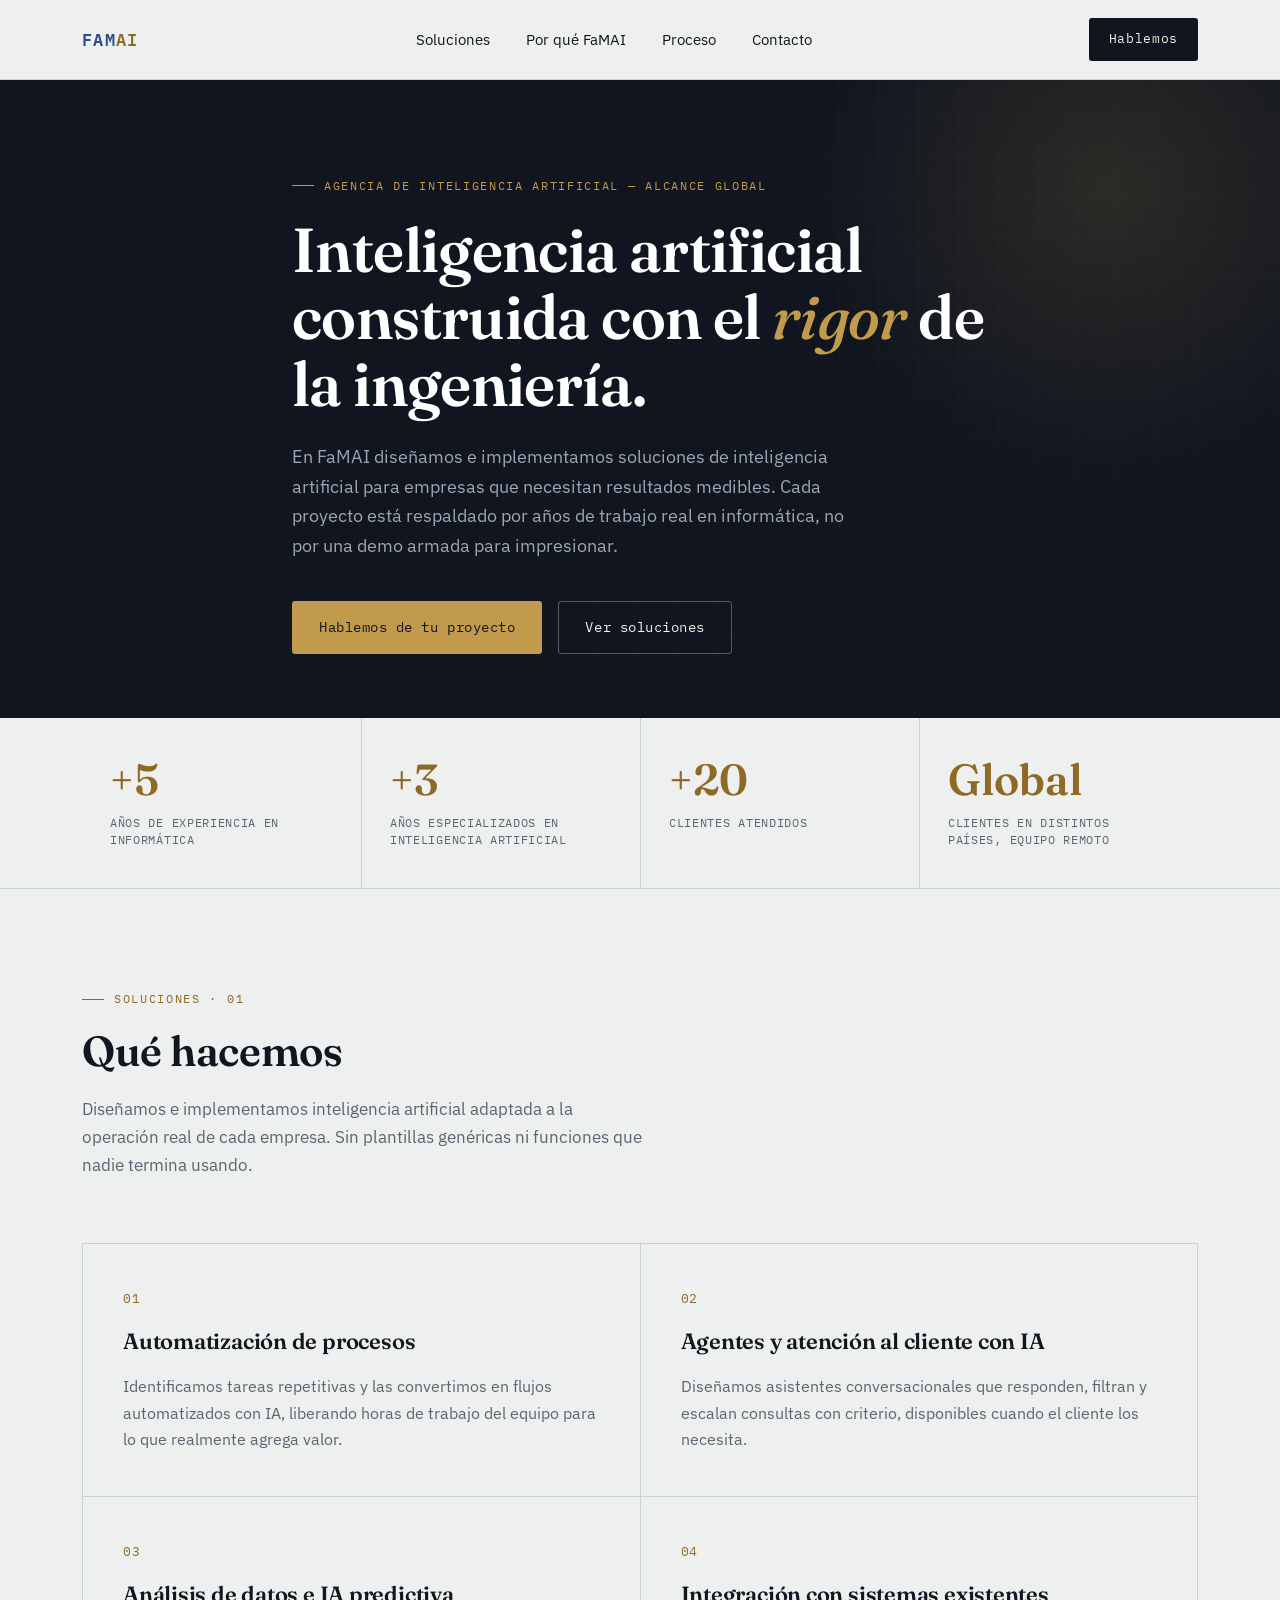
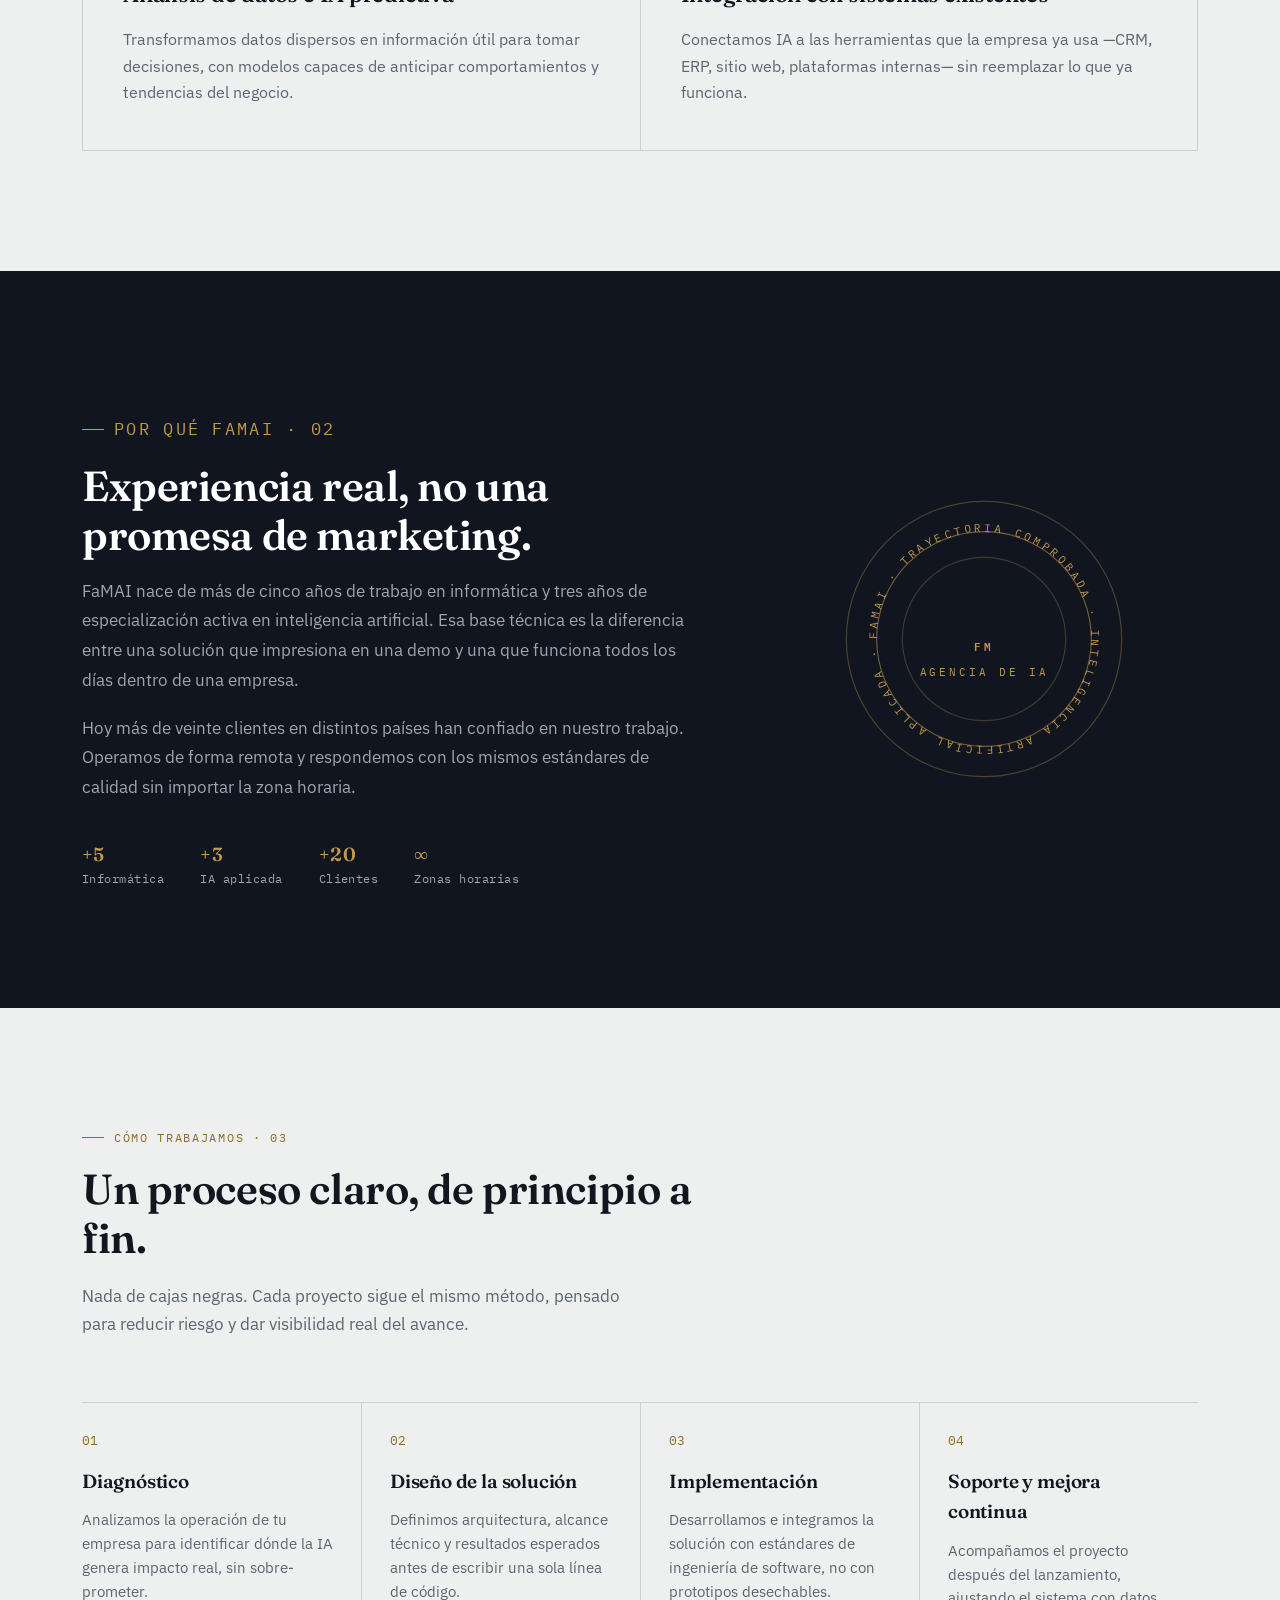
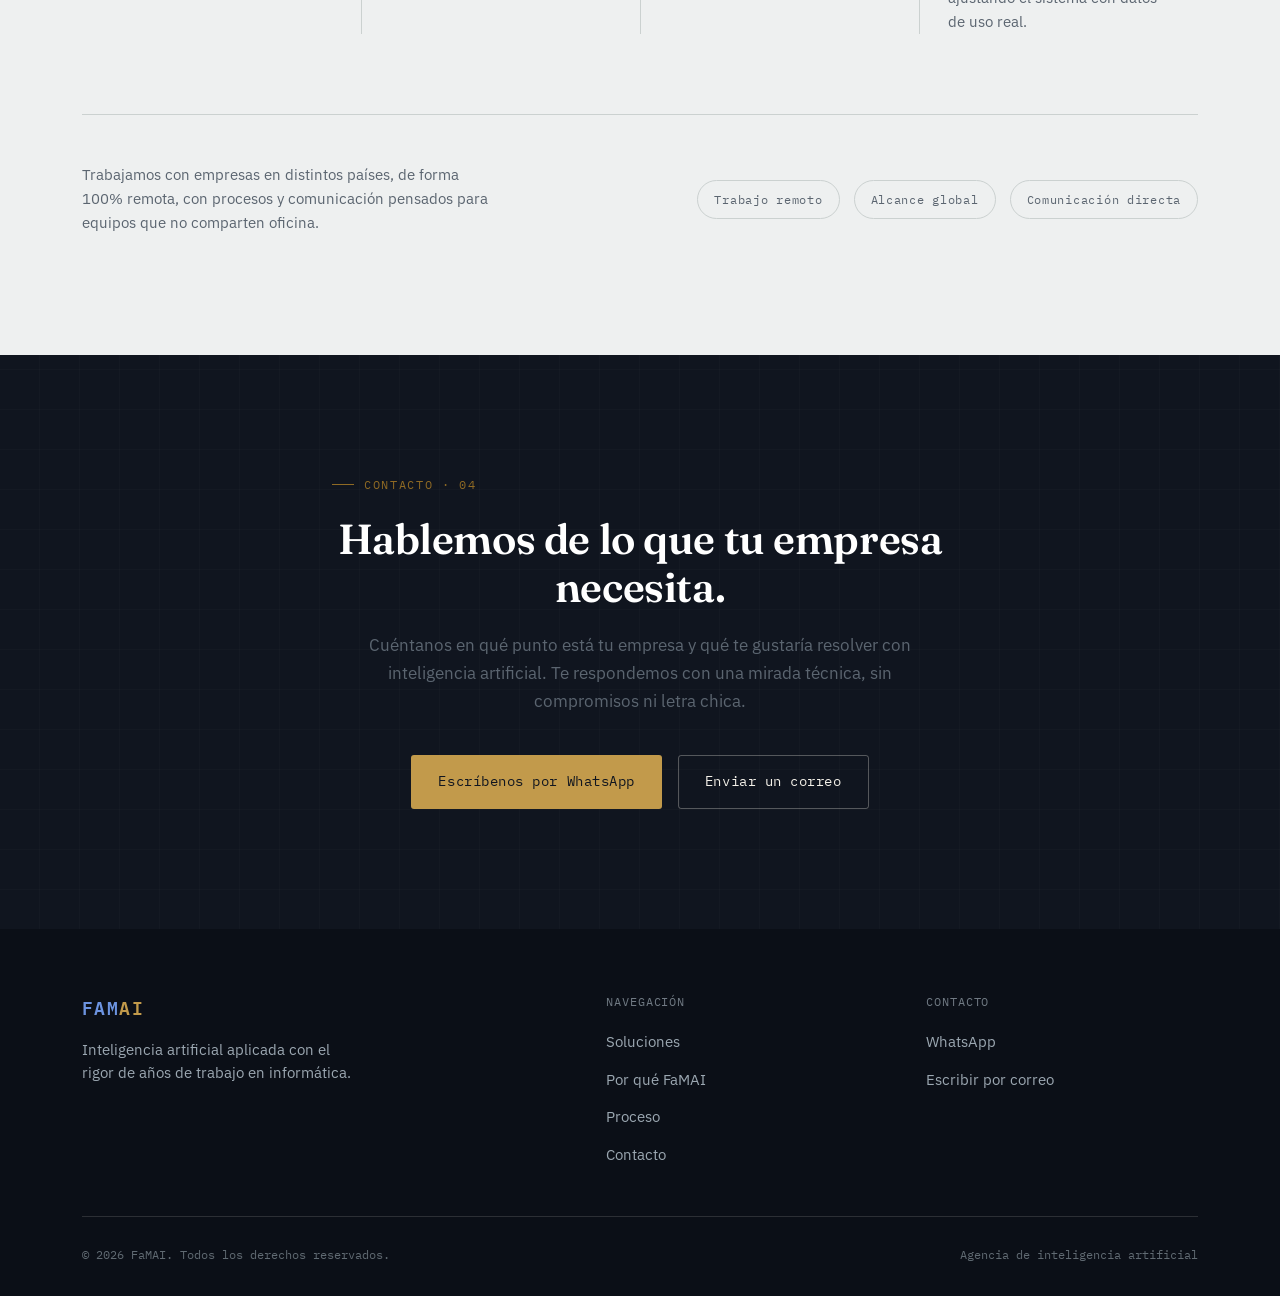
<file: famai-landing_1.html>
<!DOCTYPE html>
<html lang="es">
<head>
<meta charset="UTF-8">
<meta name="viewport" content="width=device-width, initial-scale=1.0">
<title>FaMAI — Agencia de Inteligencia Artificial</title>
<meta name="description" content="FaMAI: agencia de inteligencia artificial. +5 años en informática, +3 años especializados en IA, +20 clientes en distintos países. Soluciones de IA aplicadas con rigor de ingeniería.">

<!-- Favicon -->
<link rel="icon" href="favicon.ico" sizes="any">
<link rel="icon" type="image/png" sizes="32x32" href="favicon-32x32.png">
<link rel="icon" type="image/png" sizes="16x16" href="favicon-16x16.png">
<link rel="apple-touch-icon" sizes="180x180" href="apple-touch-icon.png">
<meta name="theme-color" content="#10151F">

<!-- Open Graph (WhatsApp, LinkedIn, Facebook, etc.) -->
<meta property="og:type" content="website">
<meta property="og:site_name" content="FaMAI">
<meta property="og:locale" content="es_CL">
<meta property="og:title" content="FaMAI — Agencia de Inteligencia Artificial">
<meta property="og:description" content="Soluciones de inteligencia artificial aplicadas con el rigor de la ingeniería. +5 años en informática, +3 años especializados en IA, +20 clientes en distintos países.">
<meta property="og:image" content="og-image.png">
<meta property="og:image:width" content="1200">
<meta property="og:image:height" content="630">

<!-- Twitter / X Card -->
<meta name="twitter:card" content="summary_large_image">
<meta name="twitter:title" content="FaMAI — Agencia de Inteligencia Artificial">
<meta name="twitter:description" content="Soluciones de inteligencia artificial aplicadas con el rigor de la ingeniería.">
<meta name="twitter:image" content="og-image.png">

<link rel="preconnect" href="https://fonts.googleapis.com">
<link rel="preconnect" href="https://fonts.gstatic.com" crossorigin>
<link href="https://fonts.googleapis.com/css2?family=Fraunces:opsz,wght@9..144,400;9..144,500;9..144,600;9..144,700&family=IBM+Plex+Mono:wght@400;500;600&family=IBM+Plex+Sans:wght@400;500;600;700&display=swap" rel="stylesheet">
<style>
  :root{
    --ink:#10151F;
    --ink-soft:#1B2331;
    --ink-line: rgba(244,241,233,0.14);
    --paper:#EEF0F0;
    --paper-deep:#E2E6E5;
    --paper-line:#CBD1D0;
    --text:#12161F;
    --ash:#5B6570;
    --ash-on-dark:#9BA7B1;
    --cream:#F4F1E9;
    --brass:#C29A4B;
    --brass-deep:#8F6A24;
    --white:#FFFFFF;
    --blue:#2B4C8C;
    --blue-bright:#6C93E0;

    --font-display:'Fraunces', Georgia, serif;
    --font-body:'IBM Plex Sans', -apple-system, sans-serif;
    --font-mono:'IBM Plex Mono', 'Courier New', monospace;

    --radius:6px;
    --radius-sm:3px;
    --maxw:1180px;
    --gutter:32px;
  }

  *{box-sizing:border-box;}
  html{scroll-behavior:smooth;}
  @media (prefers-reduced-motion: reduce){
    html{scroll-behavior:auto;}
    *,*::before,*::after{animation-duration:0.001ms !important; animation-iteration-count:1 !important; transition-duration:0.001ms !important; scroll-behavior:auto !important;}
  }

  body{
    margin:0;
    background:var(--paper);
    color:var(--text);
    font-family:var(--font-body);
    font-size:16px;
    line-height:1.6;
    -webkit-font-smoothing:antialiased;
  }

  img,svg{display:block; max-width:100%;}
  a{color:inherit;}
  h1,h2,h3{margin:0; font-family:var(--font-display); font-weight:600; letter-spacing:-0.01em;}
  p{margin:0;}
  ul{margin:0; padding:0; list-style:none;}
  button{font-family:inherit;}

  .skip-link{
    position:absolute; left:-999px; top:auto;
    background:var(--brass); color:var(--ink); padding:12px 20px;
    font-family:var(--font-mono); font-size:13px; z-index:200;
  }
  .skip-link:focus{left:16px; top:16px;}

  :focus-visible{outline:2px solid var(--brass); outline-offset:3px;}

  .wrap{max-width:var(--maxw); margin:0 auto; padding:0 var(--gutter);}

  .eyebrow{
    font-family:var(--font-mono);
    font-size:12px;
    letter-spacing:0.14em;
    text-transform:uppercase;
    color:var(--brass-deep);
    display:flex; align-items:center; gap:10px;
  }
  .eyebrow::before{
    content:"";
    width:22px; height:1px; background:var(--brass-deep);
    display:inline-block;
  }
  .section--ink .eyebrow, .hero .eyebrow{ color:var(--brass); }
  .section--ink .eyebrow::before, .hero .eyebrow::before{ background:var(--brass); }

  /* ===== Header ===== */
  .site-header{
    position:sticky; top:0; z-index:100;
    background:rgba(238,240,240,0.88);
    backdrop-filter:blur(10px);
    -webkit-backdrop-filter:blur(10px);
    border-bottom:1px solid var(--paper-line);
  }
  .nav{
    display:flex; align-items:center; justify-content:space-between;
    padding:18px var(--gutter);
    max-width:var(--maxw); margin:0 auto;
  }
  .nav__logo{
    font-family:var(--font-mono);
    font-weight:600;
    font-size:17px;
    letter-spacing:0.08em;
    text-decoration:none;
    color:var(--text);
  }
  .nav__logo .logo-fam{color:var(--blue);}
  .nav__logo .logo-ai{color:var(--brass-deep);}
  .nav__links{
    display:flex; gap:36px;
    font-size:14.5px;
  }
  .nav__links a{
    text-decoration:none; color:var(--text);
    position:relative; padding-bottom:4px;
  }
  .nav__links a::after{
    content:""; position:absolute; left:0; bottom:0;
    width:0; height:1px; background:var(--brass-deep);
    transition:width .25s ease;
  }
  .nav__links a:hover::after{width:100%;}
  .nav__right{display:flex; align-items:center; gap:22px;}
  .nav__cta{
    font-family:var(--font-mono);
    font-size:13px; letter-spacing:0.05em;
    background:var(--ink); color:var(--cream);
    padding:11px 20px; border-radius:var(--radius-sm);
    text-decoration:none; white-space:nowrap;
    transition:background .2s ease;
  }
  .nav__cta:hover{background:var(--brass-deep);}
  .nav__toggle{
    display:none; background:none; border:none; cursor:pointer;
    width:32px; height:24px; position:relative;
  }
  .nav__toggle span, .nav__toggle span::before, .nav__toggle span::after{
    content:""; position:absolute; left:0; width:100%; height:2px; background:var(--text);
    transition:transform .2s ease, opacity .2s ease;
  }
  .nav__toggle span{top:11px;}
  .nav__toggle span::before{top:-8px;}
  .nav__toggle span::after{top:8px;}
  .nav__toggle.is-open span{background:transparent;}
  .nav__toggle.is-open span::before{transform:translateY(8px) rotate(45deg);}
  .nav__toggle.is-open span::after{transform:translateY(-8px) rotate(-45deg);}

  /* ===== Hero ===== */
  .hero{
    background:var(--ink);
    color:var(--cream);
    position:relative;
    overflow:hidden;
    padding:96px 0 64px;
  }
  .hero::before{
    content:"";
    position:absolute; inset:0;
    background-image:
      repeating-linear-gradient(0deg, transparent, transparent 39px, rgba(244,241,233,0.035) 40px),
      repeating-linear-gradient(90deg, transparent, transparent 39px, rgba(244,241,233,0.035) 40px);
    pointer-events:none;
  }
  .hero::after{
    content:"";
    position:absolute; top:-30%; right:-10%;
    width:600px; height:600px;
    background:radial-gradient(circle, rgba(194,154,75,0.16), transparent 70%);
    pointer-events:none;
  }
  .hero__inner{position:relative; z-index:1; max-width:760px;}
  .hero__title{
    font-size:clamp(36px, 5.2vw, 62px);
    line-height:1.08;
    margin-top:22px;
    color:var(--white);
  }
  .hero__title em{
    font-style:italic; color:var(--brass); font-weight:500;
  }
  .hero__sub{
    margin-top:24px;
    max-width:560px;
    font-size:17.5px;
    color:var(--ash-on-dark);
    line-height:1.7;
  }
  .hero__actions{
    margin-top:40px;
    display:flex; flex-wrap:wrap; gap:16px;
  }
  .btn{
    font-family:var(--font-mono);
    font-size:13.5px;
    letter-spacing:0.04em;
    padding:15px 26px;
    border-radius:var(--radius-sm);
    text-decoration:none;
    display:inline-flex; align-items:center; gap:10px;
    transition:transform .2s ease, background .2s ease, border-color .2s ease, color .2s ease;
    border:1px solid transparent;
  }
  .btn--primary{background:var(--brass); color:var(--ink);}
  .btn--primary:hover{transform:translateY(-2px); background:#D6AD5E;}
  .btn--ghost{border-color:rgba(244,241,233,0.3); color:var(--cream);}
  .btn--ghost:hover{border-color:var(--brass); color:var(--brass); transform:translateY(-2px);}
  .btn--dark{background:var(--ink); color:var(--cream);}
  .btn--dark:hover{background:var(--brass-deep); transform:translateY(-2px);}
  .btn--outline-dark{border-color:rgba(18,22,31,0.25); color:var(--text);}
  .btn--outline-dark:hover{border-color:var(--brass-deep); color:var(--brass-deep); transform:translateY(-2px);}

  /* ===== Stats ledger ===== */
  .stats{
    background:var(--paper);
    border-bottom:1px solid var(--paper-line);
  }
  .stats__grid{
    display:grid;
    grid-template-columns:repeat(4, 1fr);
  }
  .stat{
    padding:40px 28px;
    border-left:1px solid var(--paper-line);
    text-align:left;
  }
  .stat:first-child{border-left:none;}
  .stat__value{
    display:block;
    font-family:var(--font-display);
    font-size:clamp(30px, 3.4vw, 44px);
    font-weight:600;
    color:var(--brass-deep);
    line-height:1;
  }
  .stat__label{
    display:block;
    margin-top:12px;
    font-family:var(--font-mono);
    font-size:11.5px;
    letter-spacing:0.06em;
    text-transform:uppercase;
    color:var(--ash);
    line-height:1.5;
  }

  /* ===== Section shell ===== */
  .section{padding:120px 0;}
  .section--tight{padding-top:100px;}
  .section--ink{background:var(--ink); color:var(--cream);}
  .section--paper{background:var(--paper);}
  .section__head{max-width:640px; margin-bottom:64px;}
  .section__title{
    font-size:clamp(28px, 3.4vw, 42px);
    margin-top:18px;
    line-height:1.15;
  }
  .section--ink .section__title{color:var(--white);}
  .section__intro{
    margin-top:20px;
    font-size:16.5px;
    color:var(--ash);
    max-width:560px;
    line-height:1.7;
  }
  .section--ink .section__intro{color:var(--ash-on-dark);}

  /* ===== Services ===== */
  .services__grid{
    display:grid;
    grid-template-columns:1fr 1fr;
    gap:1px;
    background:var(--paper-line);
    border:1px solid var(--paper-line);
  }
  .service-card{
    background:var(--paper);
    padding:44px 40px;
  }
  .service-card__num{
    font-family:var(--font-mono);
    font-size:12.5px;
    color:var(--brass-deep);
    letter-spacing:0.06em;
  }
  .service-card__title{
    font-size:22px;
    margin-top:16px;
  }
  .service-card__text{
    margin-top:14px;
    color:var(--ash);
    font-size:15.5px;
    line-height:1.7;
  }

  /* ===== Trust / seal ===== */
  .trust__grid{
    display:grid;
    grid-template-columns:1.3fr 0.9fr;
    gap:72px;
    align-items:center;
  }
  .trust__text p{
    color:var(--ash-on-dark);
    font-size:16.5px;
    line-height:1.8;
    margin-top:18px;
  }
  .trust__text p:first-of-type{margin-top:24px;}
  .trust__mini{
    margin-top:36px;
    display:flex;
    gap:36px;
    flex-wrap:wrap;
  }
  .trust__mini-item{font-family:var(--font-mono); font-size:12px; letter-spacing:0.04em; color:var(--ash-on-dark);}
  .trust__mini-item b{display:block; color:var(--brass); font-size:19px; font-family:var(--font-display); font-weight:600;}

  .seal-wrap{
    display:flex; justify-content:center; align-items:center;
  }
  .seal{
    width:min(280px, 80%);
    animation:spin 90s linear infinite;
  }
  @media (prefers-reduced-motion: reduce){ .seal{animation:none;} }
  @keyframes spin{ to{ transform:rotate(360deg); } }
  .seal text{
    font-family:var(--font-mono);
    font-size:9.4px;
    letter-spacing:2.5px;
    fill:var(--brass);
  }
  .seal-center{
    font-family:var(--font-display);
  }

  /* ===== Process ===== */
  .process__list{
    display:grid;
    grid-template-columns:repeat(4, 1fr);
    gap:0;
  }
  .process-step{
    padding:0 28px 0 0;
    border-top:1px solid var(--paper-line);
    padding-top:28px;
  }
  .process-step + .process-step{
    border-left:1px solid var(--paper-line);
    padding-left:28px;
  }
  .process-step__num{
    font-family:var(--font-mono);
    font-size:13px;
    color:var(--brass-deep);
  }
  .process-step__title{
    font-size:19px;
    margin-top:14px;
    font-family:var(--font-display);
    font-weight:600;
  }
  .process-step__text{
    margin-top:12px;
    font-size:14.5px;
    color:var(--ash);
    line-height:1.65;
  }

  /* ===== Reach strip ===== */
  .reach{
    margin-top:80px;
    border-top:1px solid var(--paper-line);
    padding-top:48px;
    display:flex;
    justify-content:space-between;
    flex-wrap:wrap;
    gap:24px;
    align-items:center;
  }
  .reach__note{max-width:420px; font-size:15px; color:var(--ash); line-height:1.6;}
  .reach__tags{display:flex; gap:14px; flex-wrap:wrap;}
  .reach__tag{
    font-family:var(--font-mono);
    font-size:12px; letter-spacing:0.06em;
    border:1px solid var(--paper-line);
    padding:9px 16px;
    border-radius:999px;
    color:var(--ash);
  }

  /* ===== CTA final ===== */
  .cta-final{
    background:var(--ink);
    color:var(--cream);
    position:relative;
    overflow:hidden;
  }
  .cta-final::before{
    content:"";
    position:absolute; inset:0;
    background-image:
      repeating-linear-gradient(0deg, transparent, transparent 39px, rgba(244,241,233,0.035) 40px),
      repeating-linear-gradient(90deg, transparent, transparent 39px, rgba(244,241,233,0.035) 40px);
  }
  .cta-final__inner{position:relative; z-index:1; text-align:center; max-width:680px; margin:0 auto;}
  .cta-final .section__title{color:var(--white); margin-top:20px;}
  .cta-final .section__intro{margin-left:auto; margin-right:auto;}
  .cta-final__actions{
    margin-top:40px;
    display:flex; justify-content:center; gap:16px; flex-wrap:wrap;
  }
  /* ===== Footer ===== */
  .site-footer{
    background:#0B0F17;
    color:var(--ash-on-dark);
    padding:64px 0 32px;
  }
  .footer__grid{
    display:grid;
    grid-template-columns:1.4fr 0.8fr 0.8fr;
    gap:48px;
    padding-bottom:48px;
    border-bottom:1px solid var(--ink-line);
  }
  .footer__logo{
    font-family:var(--font-mono);
    font-weight:600;
    font-size:18px;
    letter-spacing:0.08em;
    color:var(--cream);
  }
  .footer__logo .logo-fam{color:var(--blue-bright);}
  .footer__logo .logo-ai{color:var(--brass);}
  .footer__tag{
    margin-top:16px;
    font-size:14.5px;
    max-width:280px;
    line-height:1.6;
  }
  .footer__col-title{
    font-family:var(--font-mono);
    font-size:11.5px;
    letter-spacing:0.08em;
    text-transform:uppercase;
    color:var(--ash-on-dark);
    opacity:0.7;
  }
  .footer__col ul{margin-top:18px; display:flex; flex-direction:column; gap:12px;}
  .footer__col a{font-size:14.5px; text-decoration:none; color:var(--ash-on-dark);}
  .footer__col a:hover{color:var(--brass);}
  .footer__bottom{
    padding-top:28px;
    display:flex; justify-content:space-between; flex-wrap:wrap; gap:12px;
    font-family:var(--font-mono);
    font-size:12px;
    color:rgba(154,166,175,0.6);
  }

  /* ===== Reveal on scroll ===== */
  .reveal{opacity:0; transform:translateY(18px); transition:opacity .7s ease, transform .7s ease;}
  .reveal.is-visible{opacity:1; transform:translateY(0);}

  /* ===== Responsive ===== */
  @media (max-width: 980px){
    .trust__grid{grid-template-columns:1fr; gap:48px;}
    .seal-wrap{order:-1;}
    .footer__grid{grid-template-columns:1fr 1fr;}
  }
  @media (max-width: 860px){
    .nav__links{display:none;}
    .nav__toggle{display:block;}
    .nav.is-open .nav__links{
      display:flex; flex-direction:column; gap:0;
      position:absolute; top:100%; left:0; right:0;
      background:var(--paper); border-bottom:1px solid var(--paper-line);
      padding:8px var(--gutter) 20px;
    }
    .nav.is-open .nav__links a{padding:14px 0; border-bottom:1px solid var(--paper-line);}
    .services__grid{grid-template-columns:1fr;}
    .process__list{grid-template-columns:1fr 1fr; row-gap:32px;}
    .process-step:nth-child(3){border-left:none; padding-left:0;}
    .stats__grid{grid-template-columns:1fr 1fr;}
    .stat:nth-child(3){border-left:none;}
    .stat{border-top:1px solid var(--paper-line);}
    .stat:first-child, .stat:nth-child(2){border-top:none;}
  }
  @media (max-width: 560px){
    .section{padding:80px 0;}
    .hero{padding:72px 0 48px;}
    .process__list{grid-template-columns:1fr;}
    .process-step, .process-step + .process-step{border-left:none; padding-left:0; margin-top:24px;}
    .stats__grid{grid-template-columns:1fr;}
    .stat{border-left:none !important; border-top:1px solid var(--paper-line) !important;}
    .stat:first-child{border-top:none !important;}
    .footer__grid{grid-template-columns:1fr;}
    .footer__bottom{flex-direction:column;}
  }
</style>
</head>
<body>

<a href="#main" class="skip-link">Saltar al contenido</a>

<header class="site-header">
  <nav class="nav" id="nav">
    <a href="#main" class="nav__logo"><span class="logo-fam">FAM</span><span class="logo-ai">AI</span></a>
    <ul class="nav__links">
      <li><a href="#soluciones">Soluciones</a></li>
      <li><a href="#por-que">Por qué FaMAI</a></li>
      <li><a href="#proceso">Proceso</a></li>
      <li><a href="#contacto">Contacto</a></li>
    </ul>
    <div class="nav__right">
      <a href="https://wa.me/56950022347" target="_blank" rel="noopener" class="nav__cta">Hablemos</a>
      <button class="nav__toggle" id="navToggle" aria-label="Abrir menú" aria-expanded="false"><span></span></button>
    </div>
  </nav>
</header>

<main id="main">

  <!-- HERO -->
  <section class="hero">
    <div class="wrap hero__inner">
      <p class="eyebrow">Agencia de inteligencia artificial — alcance global</p>
      <h1 class="hero__title">Inteligencia artificial construida con el <em>rigor</em> de la ingeniería.</h1>
      <p class="hero__sub">En FaMAI diseñamos e implementamos soluciones de inteligencia artificial para empresas que necesitan resultados medibles. Cada proyecto está respaldado por años de trabajo real en informática, no por una demo armada para impresionar.</p>
      <div class="hero__actions">
        <a href="#contacto" class="btn btn--primary">Hablemos de tu proyecto</a>
        <a href="#soluciones" class="btn btn--ghost">Ver soluciones</a>
      </div>
    </div>
  </section>

  <!-- STATS LEDGER -->
  <section class="stats">
    <div class="wrap stats__grid">
      <div class="stat">
        <span class="stat__value">+5</span>
        <span class="stat__label">Años de experiencia en informática</span>
      </div>
      <div class="stat">
        <span class="stat__value">+3</span>
        <span class="stat__label">Años especializados en inteligencia artificial</span>
      </div>
      <div class="stat">
        <span class="stat__value">+20</span>
        <span class="stat__label">Clientes atendidos</span>
      </div>
      <div class="stat">
        <span class="stat__value">Global</span>
        <span class="stat__label">Clientes en distintos países, equipo remoto</span>
      </div>
    </div>
  </section>

  <!-- SERVICIOS -->
  <section class="section section--paper section--tight" id="soluciones">
    <div class="wrap">
      <div class="section__head reveal">
        <p class="eyebrow">Soluciones · 01</p>
        <h2 class="section__title">Qué hacemos</h2>
        <p class="section__intro">Diseñamos e implementamos inteligencia artificial adaptada a la operación real de cada empresa. Sin plantillas genéricas ni funciones que nadie termina usando.</p>
      </div>
    </div>
    <div class="wrap">
      <div class="services__grid reveal">
        <article class="service-card">
          <p class="service-card__num">01</p>
          <h3 class="service-card__title">Automatización de procesos</h3>
          <p class="service-card__text">Identificamos tareas repetitivas y las convertimos en flujos automatizados con IA, liberando horas de trabajo del equipo para lo que realmente agrega valor.</p>
        </article>
        <article class="service-card">
          <p class="service-card__num">02</p>
          <h3 class="service-card__title">Agentes y atención al cliente con IA</h3>
          <p class="service-card__text">Diseñamos asistentes conversacionales que responden, filtran y escalan consultas con criterio, disponibles cuando el cliente los necesita.</p>
        </article>
        <article class="service-card">
          <p class="service-card__num">03</p>
          <h3 class="service-card__title">Análisis de datos e IA predictiva</h3>
          <p class="service-card__text">Transformamos datos dispersos en información útil para tomar decisiones, con modelos capaces de anticipar comportamientos y tendencias del negocio.</p>
        </article>
        <article class="service-card">
          <p class="service-card__num">04</p>
          <h3 class="service-card__title">Integración con sistemas existentes</h3>
          <p class="service-card__text">Conectamos IA a las herramientas que la empresa ya usa —CRM, ERP, sitio web, plataformas internas— sin reemplazar lo que ya funciona.</p>
        </article>
      </div>
    </div>
  </section>

  <!-- POR QUÉ FAMAI -->
  <section class="section section--ink" id="por-que">
    <div class="wrap trust__grid">
      <div class="trust__text reveal">
        <p class="eyebrow">Por qué FaMAI · 02</p>
        <h2 class="section__title">Experiencia real, no una promesa de marketing.</h2>
        <p>FaMAI nace de más de cinco años de trabajo en informática y tres años de especialización activa en inteligencia artificial. Esa base técnica es la diferencia entre una solución que impresiona en una demo y una que funciona todos los días dentro de una empresa.</p>
        <p>Hoy más de veinte clientes en distintos países han confiado en nuestro trabajo. Operamos de forma remota y respondemos con los mismos estándares de calidad sin importar la zona horaria.</p>
        <div class="trust__mini">
          <div class="trust__mini-item"><b>+5</b>Informática</div>
          <div class="trust__mini-item"><b>+3</b>IA aplicada</div>
          <div class="trust__mini-item"><b>+20</b>Clientes</div>
          <div class="trust__mini-item"><b>∞</b>Zonas horarias</div>
        </div>
      </div>
      <div class="seal-wrap reveal">
        <svg class="seal" viewBox="0 0 240 240" xmlns="http://www.w3.org/2000/svg" role="img" aria-label="Sello FaMAI, trayectoria comprobada">
          <defs>
            <path id="sealPath" d="M120,120 m-92,0 a92,92 0 1,1 184,0 a92,92 0 1,1 -184,0" />
          </defs>
          <circle cx="120" cy="120" r="118" fill="none" stroke="rgba(194,154,75,0.35)" stroke-width="1"/>
          <circle cx="120" cy="120" r="92" fill="none" stroke="rgba(194,154,75,0.55)" stroke-width="1"/>
          <circle cx="120" cy="120" r="70" fill="none" stroke="rgba(194,154,75,0.28)" stroke-width="1"/>
          <text>
            <textPath href="#sealPath" startOffset="0%">FAMAI · TRAYECTORIA COMPROBADA · INTELIGENCIA ARTIFICIAL APLICADA · </textPath>
          </text>
          <g class="seal-center" text-anchor="middle">
            <text x="120" y="130" font-size="34" fill="#F4F1E9" font-weight="600">FM</text>
            <text x="120" y="152" font-size="9" letter-spacing="2" fill="#9BA7B1">AGENCIA DE IA</text>
          </g>
        </svg>
      </div>
    </div>
  </section>

  <!-- PROCESO -->
  <section class="section section--paper" id="proceso">
    <div class="wrap">
      <div class="section__head reveal">
        <p class="eyebrow">Cómo trabajamos · 03</p>
        <h2 class="section__title">Un proceso claro, de principio a fin.</h2>
        <p class="section__intro">Nada de cajas negras. Cada proyecto sigue el mismo método, pensado para reducir riesgo y dar visibilidad real del avance.</p>
      </div>

      <div class="process__list reveal">
        <div class="process-step">
          <p class="process-step__num">01</p>
          <h3 class="process-step__title">Diagnóstico</h3>
          <p class="process-step__text">Analizamos la operación de tu empresa para identificar dónde la IA genera impacto real, sin sobre-prometer.</p>
        </div>
        <div class="process-step">
          <p class="process-step__num">02</p>
          <h3 class="process-step__title">Diseño de la solución</h3>
          <p class="process-step__text">Definimos arquitectura, alcance técnico y resultados esperados antes de escribir una sola línea de código.</p>
        </div>
        <div class="process-step">
          <p class="process-step__num">03</p>
          <h3 class="process-step__title">Implementación</h3>
          <p class="process-step__text">Desarrollamos e integramos la solución con estándares de ingeniería de software, no con prototipos desechables.</p>
        </div>
        <div class="process-step">
          <p class="process-step__num">04</p>
          <h3 class="process-step__title">Soporte y mejora continua</h3>
          <p class="process-step__text">Acompañamos el proyecto después del lanzamiento, ajustando el sistema con datos de uso real.</p>
        </div>
      </div>

      <div class="reach reveal">
        <p class="reach__note">Trabajamos con empresas en distintos países, de forma 100% remota, con procesos y comunicación pensados para equipos que no comparten oficina.</p>
        <div class="reach__tags">
          <span class="reach__tag">Trabajo remoto</span>
          <span class="reach__tag">Alcance global</span>
          <span class="reach__tag">Comunicación directa</span>
        </div>
      </div>
    </div>
  </section>

  <!-- CTA FINAL -->
  <section class="section cta-final" id="contacto">
    <div class="wrap cta-final__inner">
      <p class="eyebrow">Contacto · 04</p>
      <h2 class="section__title">Hablemos de lo que tu empresa necesita.</h2>
      <p class="section__intro">Cuéntanos en qué punto está tu empresa y qué te gustaría resolver con inteligencia artificial. Te respondemos con una mirada técnica, sin compromisos ni letra chica.</p>
      <div class="cta-final__actions">
        <a href="https://wa.me/56950022347" target="_blank" rel="noopener" class="btn btn--primary">Escríbenos por WhatsApp</a>
        <a href="mailto:fcomlopezortiz@gmail.com" class="btn btn--ghost">Enviar un correo</a>
      </div>
    </div>
  </section>

</main>

<footer class="site-footer">
  <div class="wrap">
    <div class="footer__grid">
      <div>
        <p class="footer__logo"><span class="logo-fam">FAM</span><span class="logo-ai">AI</span></p>
        <p class="footer__tag">Inteligencia artificial aplicada con el rigor de años de trabajo en informática.</p>
      </div>
      <div class="footer__col">
        <p class="footer__col-title">Navegación</p>
        <ul>
          <li><a href="#soluciones">Soluciones</a></li>
          <li><a href="#por-que">Por qué FaMAI</a></li>
          <li><a href="#proceso">Proceso</a></li>
          <li><a href="#contacto">Contacto</a></li>
        </ul>
      </div>
      <div class="footer__col">
        <p class="footer__col-title">Contacto</p>
        <ul>
          <li><a href="https://wa.me/56950022347" target="_blank" rel="noopener">WhatsApp</a></li>
          <li><a href="mailto:fcomlopezortiz@gmail.com">Escribir por correo</a></li>
        </ul>
      </div>
    </div>
    <div class="footer__bottom">
      <span id="year">© 2026 FaMAI. Todos los derechos reservados.</span>
      <span>Agencia de inteligencia artificial</span>
    </div>
  </div>
</footer>

<script>
  // Mobile nav toggle
  const nav = document.getElementById('nav');
  const navToggle = document.getElementById('navToggle');
  navToggle.addEventListener('click', () => {
    const isOpen = nav.classList.toggle('is-open');
    navToggle.classList.toggle('is-open', isOpen);
    navToggle.setAttribute('aria-expanded', isOpen ? 'true' : 'false');
  });
  document.querySelectorAll('.nav__links a').forEach(link => {
    link.addEventListener('click', () => {
      nav.classList.remove('is-open');
      navToggle.classList.remove('is-open');
      navToggle.setAttribute('aria-expanded', 'false');
    });
  });

  // Scroll reveal
  const revealEls = document.querySelectorAll('.reveal');
  if ('IntersectionObserver' in window) {
    const io = new IntersectionObserver((entries) => {
      entries.forEach(entry => {
        if (entry.isIntersecting) {
          entry.target.classList.add('is-visible');
          io.unobserve(entry.target);
        }
      });
    }, { threshold: 0.15 });
    revealEls.forEach(el => io.observe(el));
  } else {
    revealEls.forEach(el => el.classList.add('is-visible'));
  }

  // Footer year
  const yearEl = document.getElementById('year');
  yearEl.textContent = `© ${new Date().getFullYear()} FaMAI. Todos los derechos reservados.`;
</script>

</body>
</html>
</file>
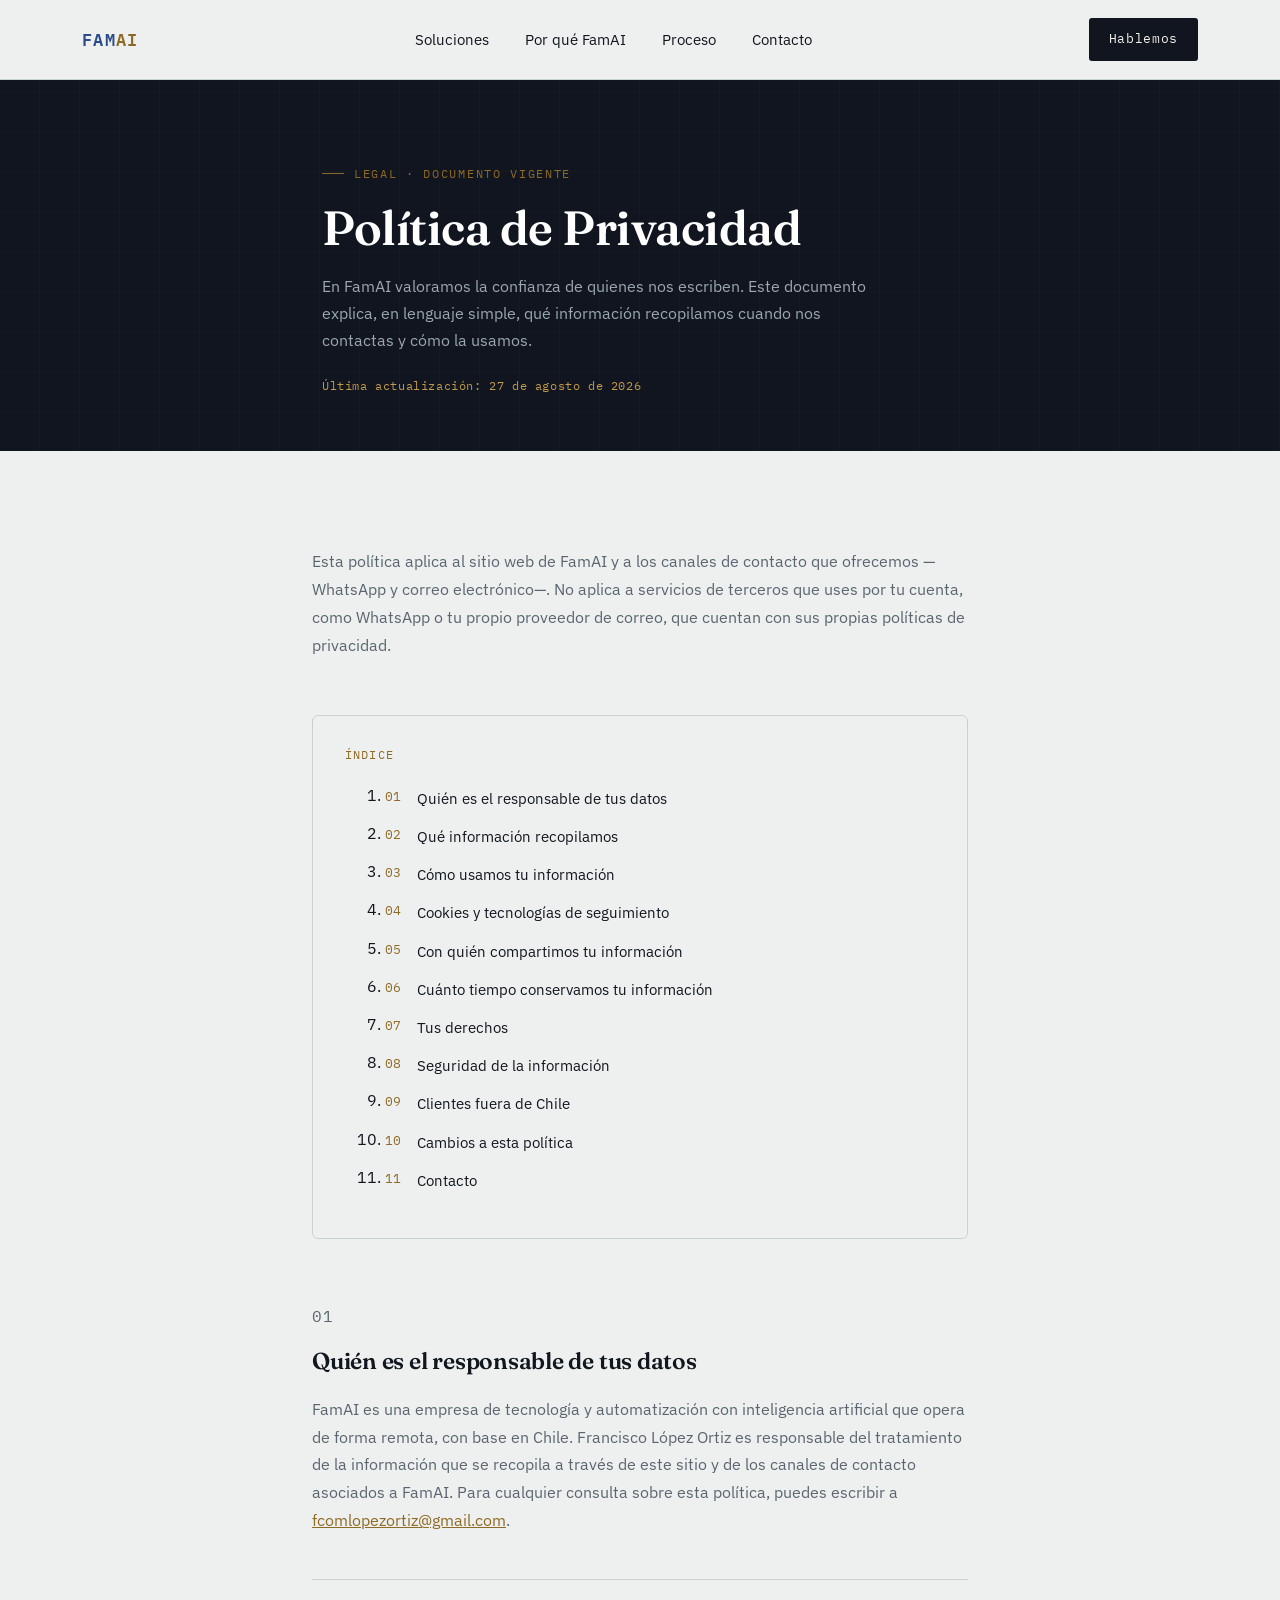
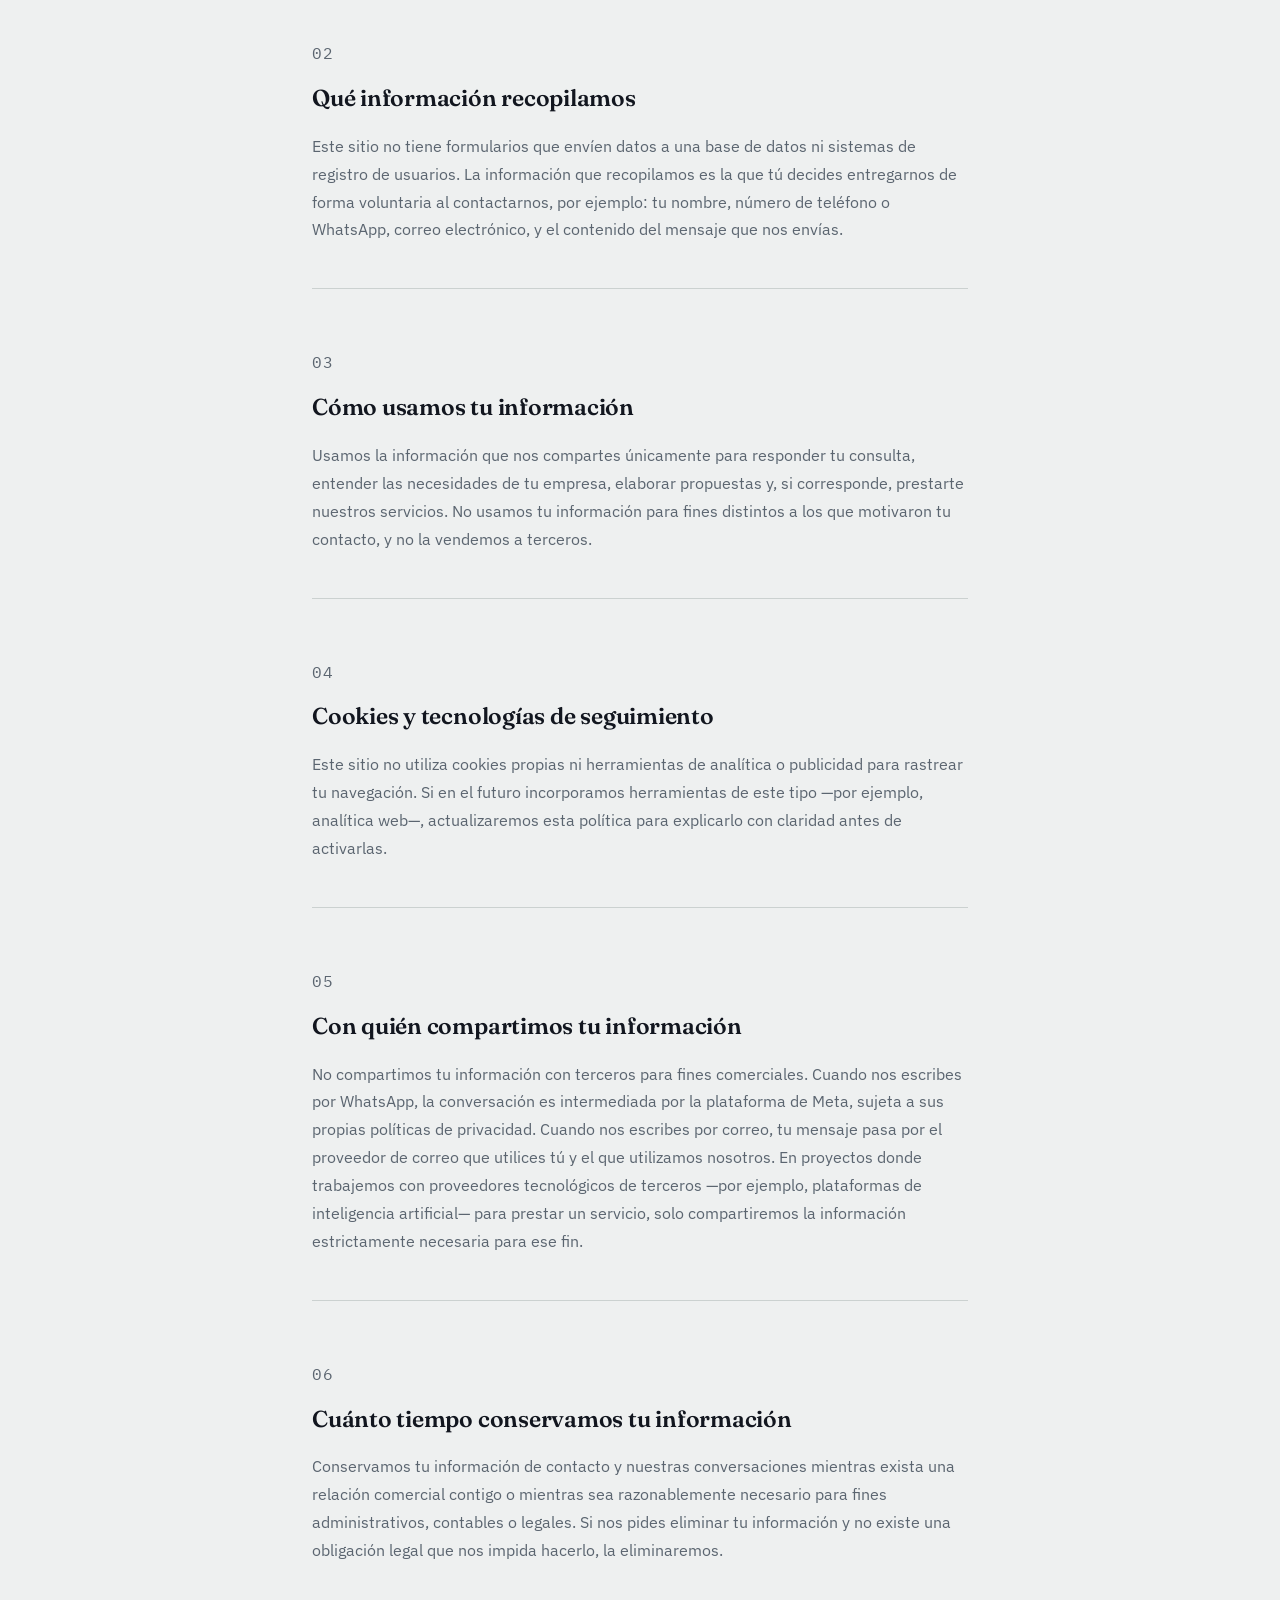
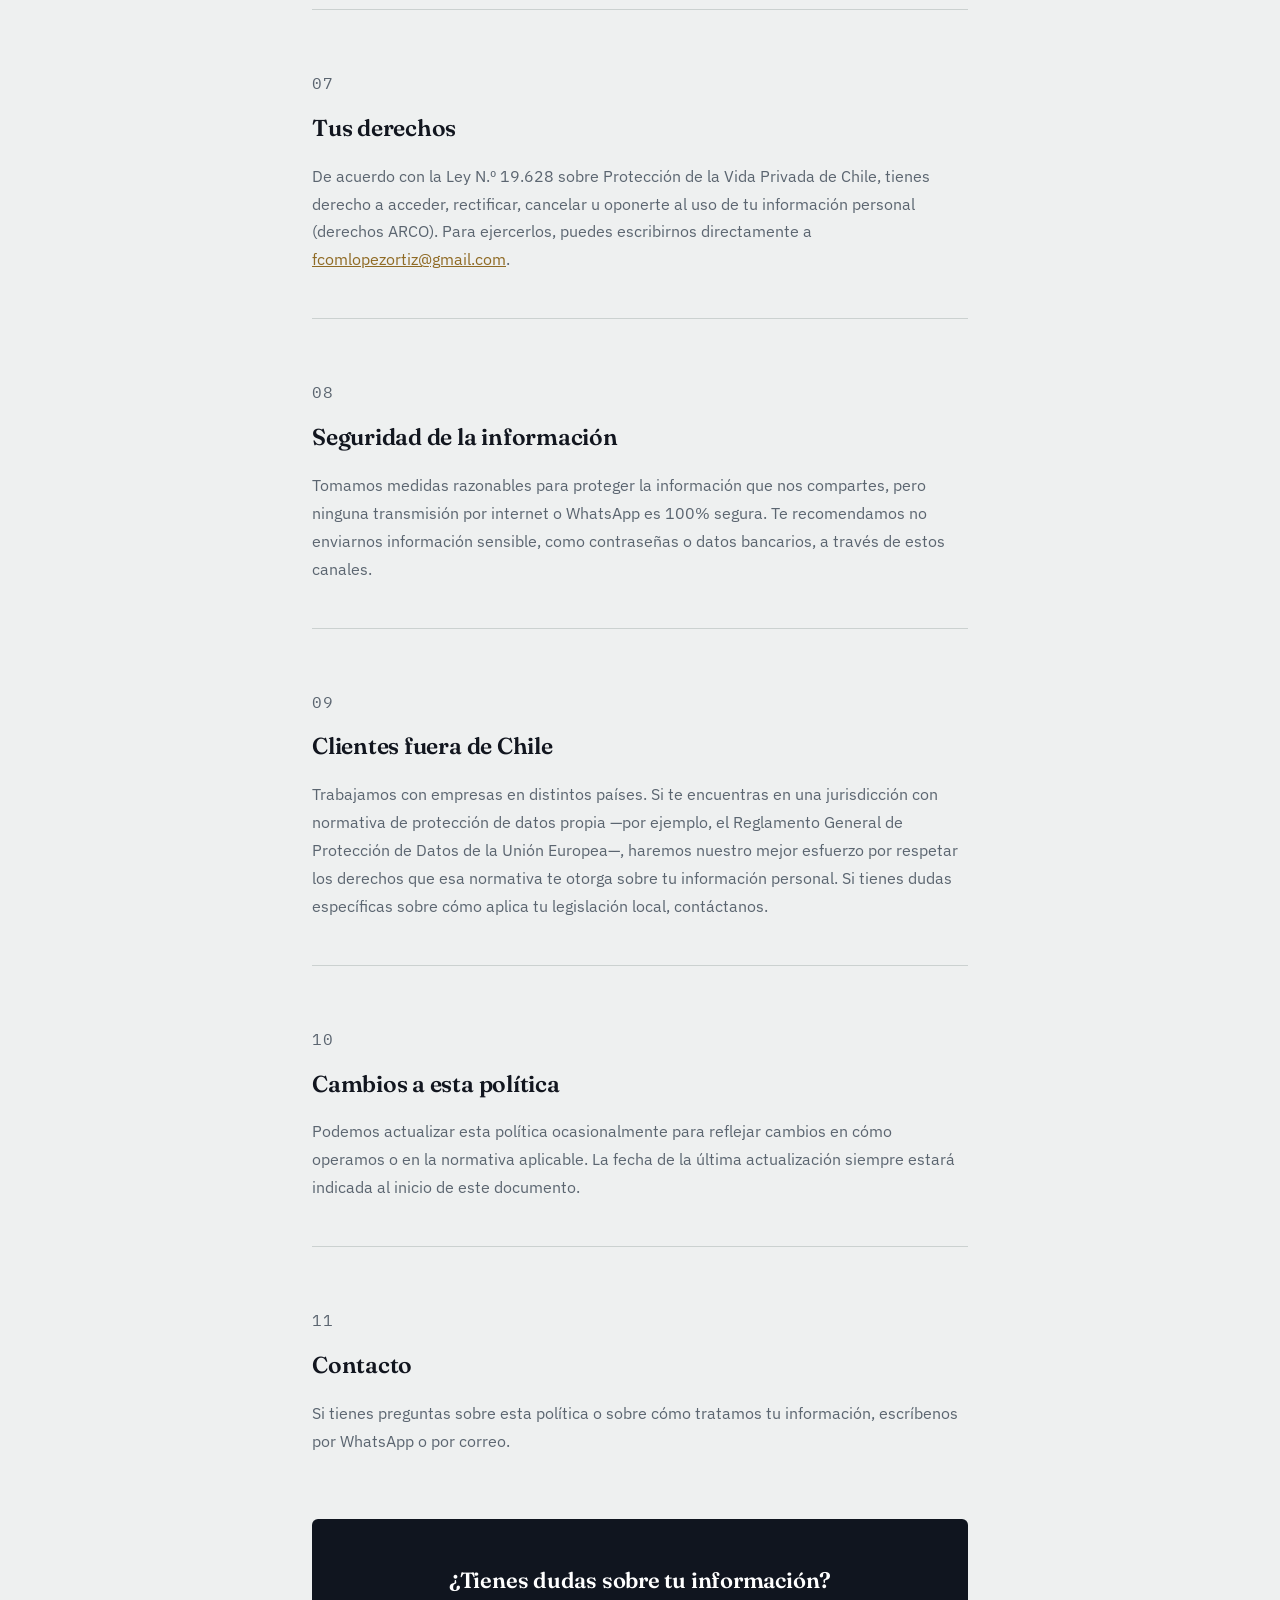
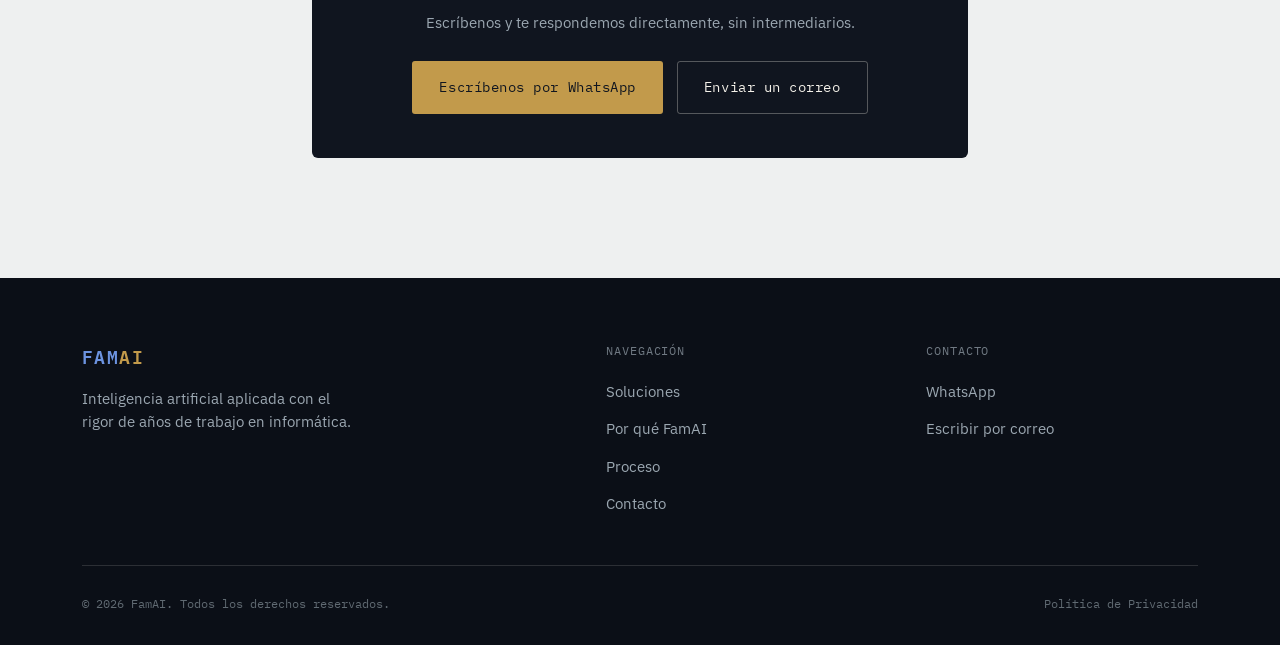
<file: privacy-policy.html>
<!DOCTYPE html>
<html lang="es">
<head>
<meta charset="UTF-8">
<meta name="viewport" content="width=device-width, initial-scale=1.0">
<title>Política de Privacidad — FamAI</title>
<meta name="description" content="Política de Privacidad de FamAI: qué información recopilamos cuando nos contactas, cómo la usamos y cuáles son tus derechos.">
<meta name="robots" content="index, follow">
<link rel="canonical" href="https://famaiagency.xyz/privacy-policy.html">

<!-- Favicon -->
<link rel="icon" href="favicon.ico" sizes="any">
<link rel="icon" type="image/png" sizes="32x32" href="favicon-32x32.png">
<link rel="icon" type="image/png" sizes="16x16" href="favicon-16x16.png">
<link rel="apple-touch-icon" sizes="180x180" href="apple-touch-icon.png">
<meta name="theme-color" content="#10151F">

<!-- Open Graph -->
<meta property="og:type" content="website">
<meta property="og:site_name" content="FamAI">
<meta property="og:locale" content="es_CL">
<meta property="og:url" content="https://famaiagency.xyz/privacy-policy.html">
<meta property="og:title" content="Política de Privacidad — FamAI">
<meta property="og:description" content="Qué información recopila FamAI cuando nos contactas, cómo la usamos y cuáles son tus derechos.">
<meta property="og:image" content="https://famaiagency.xyz/og-image.png">
<meta property="og:image:width" content="1200">
<meta property="og:image:height" content="630">

<!-- Twitter / X Card -->
<meta name="twitter:card" content="summary_large_image">
<meta name="twitter:title" content="Política de Privacidad — FamAI">
<meta name="twitter:description" content="Qué información recopila FamAI cuando nos contactas, cómo la usamos y cuáles son tus derechos.">
<meta name="twitter:image" content="https://famaiagency.xyz/og-image.png">

<link rel="preconnect" href="https://fonts.googleapis.com">
<link rel="preconnect" href="https://fonts.gstatic.com" crossorigin>
<link href="https://fonts.googleapis.com/css2?family=Fraunces:opsz,wght@9..144,400;9..144,500;9..144,600;9..144,700&family=IBM+Plex+Mono:wght@400;500;600&family=IBM+Plex+Sans:wght@400;500;600;700&display=swap" rel="stylesheet">
<link rel="stylesheet" href="styles.css">
</head>
<body>

<a href="#main" class="skip-link">Saltar al contenido</a>

<header class="site-header">
  <nav class="nav" id="nav">
    <a href="index.html" class="nav__logo"><span class="logo-fam">FAM</span><span class="logo-ai">AI</span></a>
    <ul class="nav__links">
      <li><a href="index.html#soluciones">Soluciones</a></li>
      <li><a href="index.html#por-que">Por qué FamAI</a></li>
      <li><a href="index.html#proceso">Proceso</a></li>
      <li><a href="index.html#contacto">Contacto</a></li>
    </ul>
    <div class="nav__right">
      <a href="https://wa.me/56950022347" target="_blank" rel="noopener" class="nav__cta">Hablemos</a>
      <button class="nav__toggle" id="navToggle" aria-label="Abrir menú" aria-expanded="false"><span></span></button>
    </div>
  </nav>
</header>

<main id="main">

  <!-- PAGE HERO -->
  <section class="page-hero">
    <div class="wrap page-hero__inner">
      <p class="eyebrow">Legal · Documento vigente</p>
      <h1 class="page-hero__title">Política de Privacidad</h1>
      <p class="page-hero__sub">En FamAI valoramos la confianza de quienes nos escriben. Este documento explica, en lenguaje simple, qué información recopilamos cuando nos contactas y cómo la usamos.</p>
      <p class="page-hero__meta">Última actualización: 27 de agosto de 2026</p>
    </div>
  </section>

  <!-- LEGAL CONTENT -->
  <section class="legal">
    <div class="legal__wrap">

      <p class="legal__intro reveal">Esta política aplica al sitio web de FamAI y a los canales de contacto que ofrecemos —WhatsApp y correo electrónico—. No aplica a servicios de terceros que uses por tu cuenta, como WhatsApp o tu propio proveedor de correo, que cuentan con sus propias políticas de privacidad.</p>

      <nav class="legal__toc reveal" aria-label="Índice del documento">
        <p class="legal__toc-title">Índice</p>
        <ol>
          <li><a href="#responsable"><span class="legal__toc-num">01</span> Quién es el responsable de tus datos</a></li>
          <li><a href="#informacion"><span class="legal__toc-num">02</span> Qué información recopilamos</a></li>
          <li><a href="#uso"><span class="legal__toc-num">03</span> Cómo usamos tu información</a></li>
          <li><a href="#cookies"><span class="legal__toc-num">04</span> Cookies y tecnologías de seguimiento</a></li>
          <li><a href="#terceros"><span class="legal__toc-num">05</span> Con quién compartimos tu información</a></li>
          <li><a href="#retencion"><span class="legal__toc-num">06</span> Cuánto tiempo conservamos tu información</a></li>
          <li><a href="#derechos"><span class="legal__toc-num">07</span> Tus derechos</a></li>
          <li><a href="#seguridad"><span class="legal__toc-num">08</span> Seguridad de la información</a></li>
          <li><a href="#internacional"><span class="legal__toc-num">09</span> Clientes fuera de Chile</a></li>
          <li><a href="#cambios"><span class="legal__toc-num">10</span> Cambios a esta política</a></li>
          <li><a href="#contacto-legal"><span class="legal__toc-num">11</span> Contacto</a></li>
        </ol>
      </nav>

      <article class="legal__section reveal" id="responsable">
        <p class="legal__section-num">01</p>
        <h2 class="legal__section-title">Quién es el responsable de tus datos</h2>
        <p>FamAI es una empresa de tecnología y automatización con inteligencia artificial que opera de forma remota, con base en Chile. Francisco López Ortiz es responsable del tratamiento de la información que se recopila a través de este sitio y de los canales de contacto asociados a FamAI. Para cualquier consulta sobre esta política, puedes escribir a <a href="mailto:fcomlopezortiz@gmail.com">fcomlopezortiz@gmail.com</a>.</p>
      </article>

      <article class="legal__section reveal" id="informacion">
        <p class="legal__section-num">02</p>
        <h2 class="legal__section-title">Qué información recopilamos</h2>
        <p>Este sitio no tiene formularios que envíen datos a una base de datos ni sistemas de registro de usuarios. La información que recopilamos es la que tú decides entregarnos de forma voluntaria al contactarnos, por ejemplo: tu nombre, número de teléfono o WhatsApp, correo electrónico, y el contenido del mensaje que nos envías.</p>
      </article>

      <article class="legal__section reveal" id="uso">
        <p class="legal__section-num">03</p>
        <h2 class="legal__section-title">Cómo usamos tu información</h2>
        <p>Usamos la información que nos compartes únicamente para responder tu consulta, entender las necesidades de tu empresa, elaborar propuestas y, si corresponde, prestarte nuestros servicios. No usamos tu información para fines distintos a los que motivaron tu contacto, y no la vendemos a terceros.</p>
      </article>

      <article class="legal__section reveal" id="cookies">
        <p class="legal__section-num">04</p>
        <h2 class="legal__section-title">Cookies y tecnologías de seguimiento</h2>
        <p>Este sitio no utiliza cookies propias ni herramientas de analítica o publicidad para rastrear tu navegación. Si en el futuro incorporamos herramientas de este tipo —por ejemplo, analítica web—, actualizaremos esta política para explicarlo con claridad antes de activarlas.</p>
      </article>

      <article class="legal__section reveal" id="terceros">
        <p class="legal__section-num">05</p>
        <h2 class="legal__section-title">Con quién compartimos tu información</h2>
        <p>No compartimos tu información con terceros para fines comerciales. Cuando nos escribes por WhatsApp, la conversación es intermediada por la plataforma de Meta, sujeta a sus propias políticas de privacidad. Cuando nos escribes por correo, tu mensaje pasa por el proveedor de correo que utilices tú y el que utilizamos nosotros. En proyectos donde trabajemos con proveedores tecnológicos de terceros —por ejemplo, plataformas de inteligencia artificial— para prestar un servicio, solo compartiremos la información estrictamente necesaria para ese fin.</p>
      </article>

      <article class="legal__section reveal" id="retencion">
        <p class="legal__section-num">06</p>
        <h2 class="legal__section-title">Cuánto tiempo conservamos tu información</h2>
        <p>Conservamos tu información de contacto y nuestras conversaciones mientras exista una relación comercial contigo o mientras sea razonablemente necesario para fines administrativos, contables o legales. Si nos pides eliminar tu información y no existe una obligación legal que nos impida hacerlo, la eliminaremos.</p>
      </article>

      <article class="legal__section reveal" id="derechos">
        <p class="legal__section-num">07</p>
        <h2 class="legal__section-title">Tus derechos</h2>
        <p>De acuerdo con la Ley N.º 19.628 sobre Protección de la Vida Privada de Chile, tienes derecho a acceder, rectificar, cancelar u oponerte al uso de tu información personal (derechos ARCO). Para ejercerlos, puedes escribirnos directamente a <a href="mailto:fcomlopezortiz@gmail.com">fcomlopezortiz@gmail.com</a>.</p>
      </article>

      <article class="legal__section reveal" id="seguridad">
        <p class="legal__section-num">08</p>
        <h2 class="legal__section-title">Seguridad de la información</h2>
        <p>Tomamos medidas razonables para proteger la información que nos compartes, pero ninguna transmisión por internet o WhatsApp es 100% segura. Te recomendamos no enviarnos información sensible, como contraseñas o datos bancarios, a través de estos canales.</p>
      </article>

      <article class="legal__section reveal" id="internacional">
        <p class="legal__section-num">09</p>
        <h2 class="legal__section-title">Clientes fuera de Chile</h2>
        <p>Trabajamos con empresas en distintos países. Si te encuentras en una jurisdicción con normativa de protección de datos propia —por ejemplo, el Reglamento General de Protección de Datos de la Unión Europea—, haremos nuestro mejor esfuerzo por respetar los derechos que esa normativa te otorga sobre tu información personal. Si tienes dudas específicas sobre cómo aplica tu legislación local, contáctanos.</p>
      </article>

      <article class="legal__section reveal" id="cambios">
        <p class="legal__section-num">10</p>
        <h2 class="legal__section-title">Cambios a esta política</h2>
        <p>Podemos actualizar esta política ocasionalmente para reflejar cambios en cómo operamos o en la normativa aplicable. La fecha de la última actualización siempre estará indicada al inicio de este documento.</p>
      </article>

      <article class="legal__section reveal" id="contacto-legal">
        <p class="legal__section-num">11</p>
        <h2 class="legal__section-title">Contacto</h2>
        <p>Si tienes preguntas sobre esta política o sobre cómo tratamos tu información, escríbenos por WhatsApp o por correo.</p>
      </article>

      <div class="legal__cta reveal">
        <h3 class="legal__cta-title">¿Tienes dudas sobre tu información?</h3>
        <p>Escríbenos y te respondemos directamente, sin intermediarios.</p>
        <div class="btn-row">
          <a href="https://wa.me/56950022347" target="_blank" rel="noopener" class="btn btn--primary">Escríbenos por WhatsApp</a>
          <a href="mailto:fcomlopezortiz@gmail.com" class="btn btn--ghost">Enviar un correo</a>
        </div>
      </div>

    </div>
  </section>

</main>

<footer class="site-footer">
  <div class="wrap">
    <div class="footer__grid">
      <div>
        <p class="footer__logo"><span class="logo-fam">FAM</span><span class="logo-ai">AI</span></p>
        <p class="footer__tag">Inteligencia artificial aplicada con el rigor de años de trabajo en informática.</p>
      </div>
      <div class="footer__col">
        <p class="footer__col-title">Navegación</p>
        <ul>
          <li><a href="index.html#soluciones">Soluciones</a></li>
          <li><a href="index.html#por-que">Por qué FamAI</a></li>
          <li><a href="index.html#proceso">Proceso</a></li>
          <li><a href="index.html#contacto">Contacto</a></li>
        </ul>
      </div>
      <div class="footer__col">
        <p class="footer__col-title">Contacto</p>
        <ul>
          <li><a href="https://wa.me/56950022347" target="_blank" rel="noopener">WhatsApp</a></li>
          <li><a href="mailto:fcomlopezortiz@gmail.com">Escribir por correo</a></li>
        </ul>
      </div>
    </div>
    <div class="footer__bottom">
      <span id="year">© 2026 FamAI. Todos los derechos reservados.</span>
      <a href="privacy-policy.html">Política de Privacidad</a>
    </div>
  </div>
</footer>

<script src="script.js"></script>

</body>
</html>
</file>
<file: styles.css>
:root{
    --ink:#10151F;
    --ink-soft:#1B2331;
    --ink-line: rgba(244,241,233,0.14);
    --paper:#EEF0F0;
    --paper-deep:#E2E6E5;
    --paper-line:#CBD1D0;
    --text:#12161F;
    --ash:#5B6570;
    --ash-on-dark:#9BA7B1;
    --cream:#F4F1E9;
    --brass:#C29A4B;
    --brass-deep:#8F6A24;
    --white:#FFFFFF;
    --blue:#2B4C8C;
    --blue-bright:#6C93E0;

    --font-display:'Fraunces', Georgia, serif;
    --font-body:'IBM Plex Sans', -apple-system, sans-serif;
    --font-mono:'IBM Plex Mono', 'Courier New', monospace;

    --radius:6px;
    --radius-sm:3px;
    --maxw:1180px;
    --gutter:32px;
  }

  *{box-sizing:border-box;}
  html{scroll-behavior:smooth;}
  @media (prefers-reduced-motion: reduce){
    html{scroll-behavior:auto;}
    *,*::before,*::after{animation-duration:0.001ms !important; animation-iteration-count:1 !important; transition-duration:0.001ms !important; scroll-behavior:auto !important;}
  }

  body{
    margin:0;
    background:var(--paper);
    color:var(--text);
    font-family:var(--font-body);
    font-size:16px;
    line-height:1.6;
    -webkit-font-smoothing:antialiased;
  }

  img,svg{display:block; max-width:100%;}
  a{color:inherit;}
  h1,h2,h3{margin:0; font-family:var(--font-display); font-weight:600; letter-spacing:-0.01em;}
  p{margin:0;}
  ul{margin:0; padding:0; list-style:none;}
  button{font-family:inherit;}

  .skip-link{
    position:absolute; left:-999px; top:auto;
    background:var(--brass); color:var(--ink); padding:12px 20px;
    font-family:var(--font-mono); font-size:13px; z-index:200;
  }
  .skip-link:focus{left:16px; top:16px;}

  :focus-visible{outline:2px solid var(--brass); outline-offset:3px;}

  .wrap{max-width:var(--maxw); margin:0 auto; padding:0 var(--gutter);}

  .eyebrow{
    font-family:var(--font-mono);
    font-size:12px;
    letter-spacing:0.14em;
    text-transform:uppercase;
    color:var(--brass-deep);
    display:flex; align-items:center; gap:10px;
  }
  .eyebrow::before{
    content:"";
    width:22px; height:1px; background:var(--brass-deep);
    display:inline-block;
  }
  .section--ink .eyebrow, .hero .eyebrow{ color:var(--brass); }
  .section--ink .eyebrow::before, .hero .eyebrow::before{ background:var(--brass); }

  /* ===== Header ===== */
  .site-header{
    position:sticky; top:0; z-index:100;
    background:rgba(238,240,240,0.88);
    backdrop-filter:blur(10px);
    -webkit-backdrop-filter:blur(10px);
    border-bottom:1px solid var(--paper-line);
  }
  .nav{
    display:flex; align-items:center; justify-content:space-between;
    padding:18px var(--gutter);
    max-width:var(--maxw); margin:0 auto;
  }
  .nav__logo{
    font-family:var(--font-mono);
    font-weight:600;
    font-size:17px;
    letter-spacing:0.08em;
    text-decoration:none;
    color:var(--text);
  }
  .nav__logo .logo-fam{color:var(--blue);}
  .nav__logo .logo-ai{color:var(--brass-deep);}
  .nav__links{
    display:flex; gap:36px;
    font-size:14.5px;
  }
  .nav__links a{
    text-decoration:none; color:var(--text);
    position:relative; padding-bottom:4px;
  }
  .nav__links a::after{
    content:""; position:absolute; left:0; bottom:0;
    width:0; height:1px; background:var(--brass-deep);
    transition:width .25s ease;
  }
  .nav__links a:hover::after{width:100%;}
  .nav__right{display:flex; align-items:center; gap:22px;}
  .nav__cta{
    font-family:var(--font-mono);
    font-size:13px; letter-spacing:0.05em;
    background:var(--ink); color:var(--cream);
    padding:11px 20px; border-radius:var(--radius-sm);
    text-decoration:none; white-space:nowrap;
    transition:background .2s ease;
  }
  .nav__cta:hover{background:var(--brass-deep);}
  .nav__toggle{
    display:none; background:none; border:none; cursor:pointer;
    width:32px; height:24px; position:relative;
  }
  .nav__toggle span, .nav__toggle span::before, .nav__toggle span::after{
    content:""; position:absolute; left:0; width:100%; height:2px; background:var(--text);
    transition:transform .2s ease, opacity .2s ease;
  }
  .nav__toggle span{top:11px;}
  .nav__toggle span::before{top:-8px;}
  .nav__toggle span::after{top:8px;}
  .nav__toggle.is-open span{background:transparent;}
  .nav__toggle.is-open span::before{transform:translateY(8px) rotate(45deg);}
  .nav__toggle.is-open span::after{transform:translateY(-8px) rotate(-45deg);}

  /* ===== Hero ===== */
  .hero{
    background:var(--ink);
    color:var(--cream);
    position:relative;
    overflow:hidden;
    padding:96px 0 64px;
  }
  .hero::before{
    content:"";
    position:absolute; inset:0;
    background-image:
      repeating-linear-gradient(0deg, transparent, transparent 39px, rgba(244,241,233,0.035) 40px),
      repeating-linear-gradient(90deg, transparent, transparent 39px, rgba(244,241,233,0.035) 40px);
    pointer-events:none;
  }
  .hero::after{
    content:"";
    position:absolute; top:-30%; right:-10%;
    width:600px; height:600px;
    background:radial-gradient(circle, rgba(194,154,75,0.16), transparent 70%);
    pointer-events:none;
  }
  .hero__inner{position:relative; z-index:1; max-width:760px;}
  .hero__title{
    font-size:clamp(36px, 5.2vw, 62px);
    line-height:1.08;
    margin-top:22px;
    color:var(--white);
  }
  .hero__title em{
    font-style:italic; color:var(--brass); font-weight:500;
  }
  .hero__sub{
    margin-top:24px;
    max-width:560px;
    font-size:17.5px;
    color:var(--ash-on-dark);
    line-height:1.7;
  }
  .hero__actions{
    margin-top:40px;
    display:flex; flex-wrap:wrap; gap:16px;
  }
  .btn{
    font-family:var(--font-mono);
    font-size:13.5px;
    letter-spacing:0.04em;
    padding:15px 26px;
    border-radius:var(--radius-sm);
    text-decoration:none;
    display:inline-flex; align-items:center; gap:10px;
    transition:transform .2s ease, background .2s ease, border-color .2s ease, color .2s ease;
    border:1px solid transparent;
  }
  .btn--primary{background:var(--brass); color:var(--ink);}
  .btn--primary:hover{transform:translateY(-2px); background:#D6AD5E;}
  .btn--ghost{border-color:rgba(244,241,233,0.3); color:var(--cream);}
  .btn--ghost:hover{border-color:var(--brass); color:var(--brass); transform:translateY(-2px);}
  .btn--dark{background:var(--ink); color:var(--cream);}
  .btn--dark:hover{background:var(--brass-deep); transform:translateY(-2px);}
  .btn--outline-dark{border-color:rgba(18,22,31,0.25); color:var(--text);}
  .btn--outline-dark:hover{border-color:var(--brass-deep); color:var(--brass-deep); transform:translateY(-2px);}

  /* ===== Stats ledger ===== */
  .stats{
    background:var(--paper);
    border-bottom:1px solid var(--paper-line);
  }
  .stats__grid{
    display:grid;
    grid-template-columns:repeat(4, 1fr);
  }
  .stat{
    padding:40px 28px;
    border-left:1px solid var(--paper-line);
    text-align:left;
  }
  .stat:first-child{border-left:none;}
  .stat__value{
    display:block;
    font-family:var(--font-display);
    font-size:clamp(30px, 3.4vw, 44px);
    font-weight:600;
    color:var(--brass-deep);
    line-height:1;
  }
  .stat__label{
    display:block;
    margin-top:12px;
    font-family:var(--font-mono);
    font-size:11.5px;
    letter-spacing:0.06em;
    text-transform:uppercase;
    color:var(--ash);
    line-height:1.5;
  }

  /* ===== Flow strip ===== */
  .flow{
    display:flex;
    align-items:center;
    flex-wrap:wrap;
    gap:10px 6px;
    padding:32px var(--gutter);
  }
  .flow__step{
    padding:10px 16px;
    border:1px solid var(--paper-line);
    border-radius:999px;
    background:var(--white);
  }
  .flow__label{
    font-family:var(--font-mono);
    font-size:12px;
    letter-spacing:0.04em;
    color:var(--ash);
    white-space:nowrap;
  }
  .flow__step--accent{
    background:var(--ink);
    border-color:var(--ink);
  }
  .flow__step--accent .flow__label{color:var(--brass);}
  .flow__step--final{
    background:var(--brass);
    border-color:var(--brass);
  }
  .flow__step--final .flow__label{color:var(--ink); font-weight:600;}
  .flow__arrow{
    color:var(--paper-line);
    font-size:14px;
  }
  @media (max-width: 700px){
    .flow{justify-content:flex-start;}
  }

  /* ===== Section shell ===== */
  .section{padding:120px 0;}
  .section--tight{padding-top:100px;}
  .section--ink{background:var(--ink); color:var(--cream);}
  .section--paper{background:var(--paper);}
  .section__head{max-width:640px; margin-bottom:64px;}
  .section__title{
    font-size:clamp(28px, 3.4vw, 42px);
    margin-top:18px;
    line-height:1.15;
  }
  .section--ink .section__title{color:var(--white);}
  .section__intro{
    margin-top:20px;
    font-size:16.5px;
    color:var(--ash);
    max-width:560px;
    line-height:1.7;
  }
  .section--ink .section__intro{color:var(--ash-on-dark);}

  /* ===== Services ===== */
  .services__grid{
    display:grid;
    grid-template-columns:1fr 1fr;
    gap:1px;
    background:var(--paper-line);
    border:1px solid var(--paper-line);
  }
  .service-card{
    background:var(--paper);
    padding:44px 40px;
  }
  .service-card__num{
    font-family:var(--font-mono);
    font-size:12.5px;
    color:var(--brass-deep);
    letter-spacing:0.06em;
  }
  .service-card__title{
    font-size:22px;
    margin-top:16px;
  }
  .service-card__text{
    margin-top:14px;
    color:var(--ash);
    font-size:15.5px;
    line-height:1.7;
  }

  /* ===== Trust / seal ===== */
  .trust__grid{
    display:grid;
    grid-template-columns:1.3fr 0.9fr;
    gap:72px;
    align-items:center;
  }
  .trust__text p{
    color:var(--ash-on-dark);
    font-size:16.5px;
    line-height:1.8;
    margin-top:18px;
  }
  .trust__text p:first-of-type{margin-top:24px;}
  .trust__mini{
    margin-top:36px;
    display:flex;
    gap:36px;
    flex-wrap:wrap;
  }
  .trust__mini-item{font-family:var(--font-mono); font-size:12px; letter-spacing:0.04em; color:var(--ash-on-dark);}
  .trust__mini-item b{display:block; color:var(--brass); font-size:19px; font-family:var(--font-display); font-weight:600;}

  .seal-wrap{
    display:flex; justify-content:center; align-items:center;
  }
  .seal{
    width:min(280px, 80%);
    animation:spin 90s linear infinite;
  }
  @media (prefers-reduced-motion: reduce){ .seal{animation:none;} }
  @keyframes spin{ to{ transform:rotate(360deg); } }
  .seal text{
    font-family:var(--font-mono);
    font-size:9.4px;
    letter-spacing:2.5px;
    fill:var(--brass);
  }
  .seal-center{
    font-family:var(--font-display);
  }

  /* ===== Process ===== */
  .process__list{
    display:grid;
    grid-template-columns:repeat(4, 1fr);
    gap:0;
  }
  .process-step{
    padding:0 28px 0 0;
    border-top:1px solid var(--paper-line);
    padding-top:28px;
  }
  .process-step + .process-step{
    border-left:1px solid var(--paper-line);
    padding-left:28px;
  }
  .process-step__num{
    font-family:var(--font-mono);
    font-size:13px;
    color:var(--brass-deep);
  }
  .process-step__title{
    font-size:19px;
    margin-top:14px;
    font-family:var(--font-display);
    font-weight:600;
  }
  .process-step__text{
    margin-top:12px;
    font-size:14.5px;
    color:var(--ash);
    line-height:1.65;
  }

  /* ===== Reach strip ===== */
  .reach{
    margin-top:80px;
    border-top:1px solid var(--paper-line);
    padding-top:48px;
    display:flex;
    justify-content:space-between;
    flex-wrap:wrap;
    gap:24px;
    align-items:center;
  }
  .reach__note{max-width:420px; font-size:15px; color:var(--ash); line-height:1.6;}
  .reach__tags{display:flex; gap:14px; flex-wrap:wrap;}
  .reach__tag{
    font-family:var(--font-mono);
    font-size:12px; letter-spacing:0.06em;
    border:1px solid var(--paper-line);
    padding:9px 16px;
    border-radius:999px;
    color:var(--ash);
  }

  /* ===== CTA final ===== */
  .cta-final{
    background:var(--ink);
    color:var(--cream);
    position:relative;
    overflow:hidden;
  }
  .cta-final::before{
    content:"";
    position:absolute; inset:0;
    background-image:
      repeating-linear-gradient(0deg, transparent, transparent 39px, rgba(244,241,233,0.035) 40px),
      repeating-linear-gradient(90deg, transparent, transparent 39px, rgba(244,241,233,0.035) 40px);
  }
  .cta-final__inner{position:relative; z-index:1; text-align:center; max-width:680px; margin:0 auto;}
  .cta-final .section__title{color:var(--white); margin-top:20px;}
  .cta-final .section__intro{margin-left:auto; margin-right:auto;}
  .cta-final__actions{
    margin-top:40px;
    display:flex; justify-content:center; gap:16px; flex-wrap:wrap;
  }
  /* ===== Footer ===== */
  .site-footer{
    background:#0B0F17;
    color:var(--ash-on-dark);
    padding:64px 0 32px;
  }
  .footer__grid{
    display:grid;
    grid-template-columns:1.4fr 0.8fr 0.8fr;
    gap:48px;
    padding-bottom:48px;
    border-bottom:1px solid var(--ink-line);
  }
  .footer__logo{
    font-family:var(--font-mono);
    font-weight:600;
    font-size:18px;
    letter-spacing:0.08em;
    color:var(--cream);
  }
  .footer__logo .logo-fam{color:var(--blue-bright);}
  .footer__logo .logo-ai{color:var(--brass);}
  .footer__tag{
    margin-top:16px;
    font-size:14.5px;
    max-width:280px;
    line-height:1.6;
  }
  .footer__col-title{
    font-family:var(--font-mono);
    font-size:11.5px;
    letter-spacing:0.08em;
    text-transform:uppercase;
    color:var(--ash-on-dark);
    opacity:0.7;
  }
  .footer__col ul{margin-top:18px; display:flex; flex-direction:column; gap:12px;}
  .footer__col a{font-size:14.5px; text-decoration:none; color:var(--ash-on-dark);}
  .footer__col a:hover{color:var(--brass);}
  .footer__bottom{
    padding-top:28px;
    display:flex; justify-content:space-between; flex-wrap:wrap; gap:12px;
    font-family:var(--font-mono);
    font-size:12px;
    color:rgba(154,166,175,0.6);
  }

  /* ===== Reveal on scroll ===== */
  .reveal{opacity:0; transform:translateY(18px); transition:opacity .7s ease, transform .7s ease;}
  .reveal.is-visible{opacity:1; transform:translateY(0);}

  /* ===== Responsive ===== */
  @media (max-width: 980px){
    .trust__grid{grid-template-columns:1fr; gap:48px;}
    .seal-wrap{order:-1;}
    .footer__grid{grid-template-columns:1fr 1fr;}
  }
  @media (max-width: 860px){
    .nav__links{display:none;}
    .nav__toggle{display:block;}
    .nav.is-open .nav__links{
      display:flex; flex-direction:column; gap:0;
      position:absolute; top:100%; left:0; right:0;
      background:var(--paper); border-bottom:1px solid var(--paper-line);
      padding:8px var(--gutter) 20px;
    }
    .nav.is-open .nav__links a{padding:14px 0; border-bottom:1px solid var(--paper-line);}
    .services__grid{grid-template-columns:1fr;}
    .process__list{grid-template-columns:1fr 1fr; row-gap:32px;}
    .process-step:nth-child(3){border-left:none; padding-left:0;}
    .stats__grid{grid-template-columns:1fr 1fr;}
    .stat:nth-child(3){border-left:none;}
    .stat{border-top:1px solid var(--paper-line);}
    .stat:first-child, .stat:nth-child(2){border-top:none;}
  }
  @media (max-width: 560px){
    .section{padding:80px 0;}
    .hero{padding:72px 0 48px;}
    .process__list{grid-template-columns:1fr;}
    .process-step, .process-step + .process-step{border-left:none; padding-left:0; margin-top:24px;}
    .stats__grid{grid-template-columns:1fr;}
    .stat{border-left:none !important; border-top:1px solid var(--paper-line) !important;}
    .stat:first-child{border-top:none !important;}
    .footer__grid{grid-template-columns:1fr;}
    .footer__bottom{flex-direction:column;}
  }

  /* ===== Footer legal link ===== */
  .footer__bottom a{color:inherit; text-decoration:none;}
  .footer__bottom a:hover{color:var(--brass);}

  /* ===== Page hero (compact, for secondary pages) ===== */
  .page-hero{
    background:var(--ink);
    color:var(--cream);
    position:relative;
    overflow:hidden;
    padding:84px 0 56px;
  }
  .page-hero::before{
    content:"";
    position:absolute; inset:0;
    background-image:
      repeating-linear-gradient(0deg, transparent, transparent 39px, rgba(244,241,233,0.035) 40px),
      repeating-linear-gradient(90deg, transparent, transparent 39px, rgba(244,241,233,0.035) 40px);
    pointer-events:none;
  }
  .page-hero__inner{position:relative; z-index:1; max-width:700px;}
  .page-hero__title{
    font-size:clamp(32px, 4.4vw, 48px);
    line-height:1.12;
    margin-top:18px;
    color:var(--white);
  }
  .page-hero__sub{
    margin-top:18px;
    max-width:560px;
    font-size:16px;
    color:var(--ash-on-dark);
    line-height:1.7;
  }
  .page-hero__meta{
    margin-top:22px;
    font-family:var(--font-mono);
    font-size:12px;
    letter-spacing:0.05em;
    color:var(--brass);
  }

  /* ===== Legal document layout ===== */
  .legal{background:var(--paper); padding:96px 0 120px;}
  .legal__wrap{max-width:720px; margin:0 auto; padding:0 var(--gutter);}
  .legal__intro{
    font-size:16px; color:var(--ash); line-height:1.75;
    margin-bottom:56px;
  }
  .legal__toc{
    border:1px solid var(--paper-line);
    border-radius:var(--radius);
    padding:30px 32px;
    margin-bottom:64px;
  }
  .legal__toc-title{
    font-family:var(--font-mono);
    font-size:11.5px;
    letter-spacing:0.1em;
    text-transform:uppercase;
    color:var(--brass-deep);
  }
  .legal__toc ol{
    margin-top:18px;
    display:grid;
    gap:11px;
  }
  .legal__toc a{
    font-size:14.5px;
    text-decoration:none;
    color:var(--text);
    display:flex;
    gap:12px;
  }
  .legal__toc a:hover{color:var(--brass-deep);}
  .legal__toc-num{font-family:var(--font-mono); color:var(--brass-deep); font-size:13px; min-width:20px;}

  .legal__section{
    padding-top:44px; margin-top:44px;
    border-top:1px solid var(--paper-line);
    scroll-margin-top:96px;
  }
  .legal__section:first-of-type{border-top:none; margin-top:0; padding-top:0;}
  .legal__section-num{font-family:var(--font-mono); font-size:12.5px; color:var(--brass-deep); letter-spacing:0.06em;}
  .legal__section-title{font-size:23px; margin-top:12px;}
  .legal__section p{margin-top:16px; color:var(--ash); font-size:15.5px; line-height:1.8;}
  .legal__section a{color:var(--brass-deep);}

  .legal__cta{
    margin-top:64px;
    padding:44px 40px;
    background:var(--ink);
    color:var(--cream);
    border-radius:var(--radius);
    text-align:center;
  }
  .legal__cta-title{color:var(--white); font-size:22px;}
  .legal__cta p{color:var(--ash-on-dark); margin-top:12px; font-size:15px;}
  .legal__cta .btn-row{margin-top:26px; display:flex; gap:14px; justify-content:center; flex-wrap:wrap;}

  @media (max-width: 560px){
    .legal{padding:64px 0 80px;}
    .page-hero{padding:64px 0 44px;}
    .legal__toc{padding:24px 22px;}
  }
</file>
